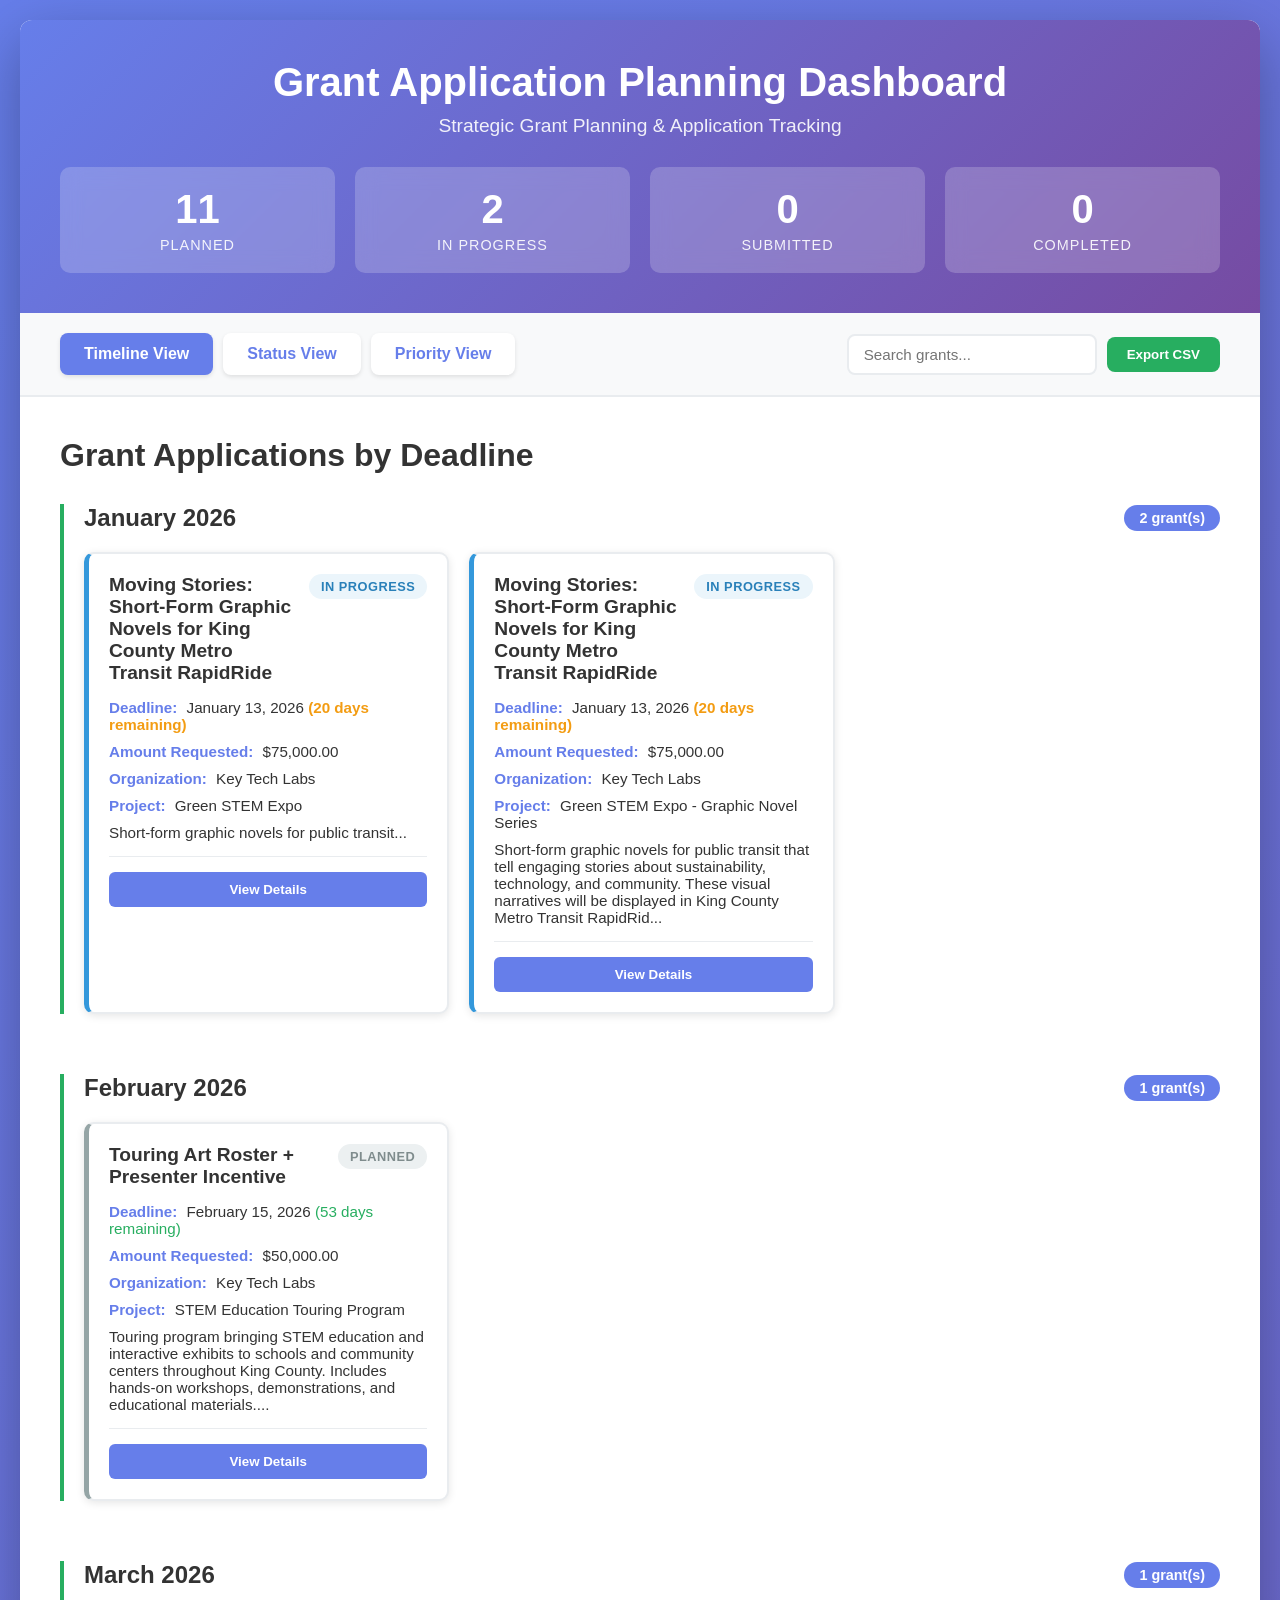
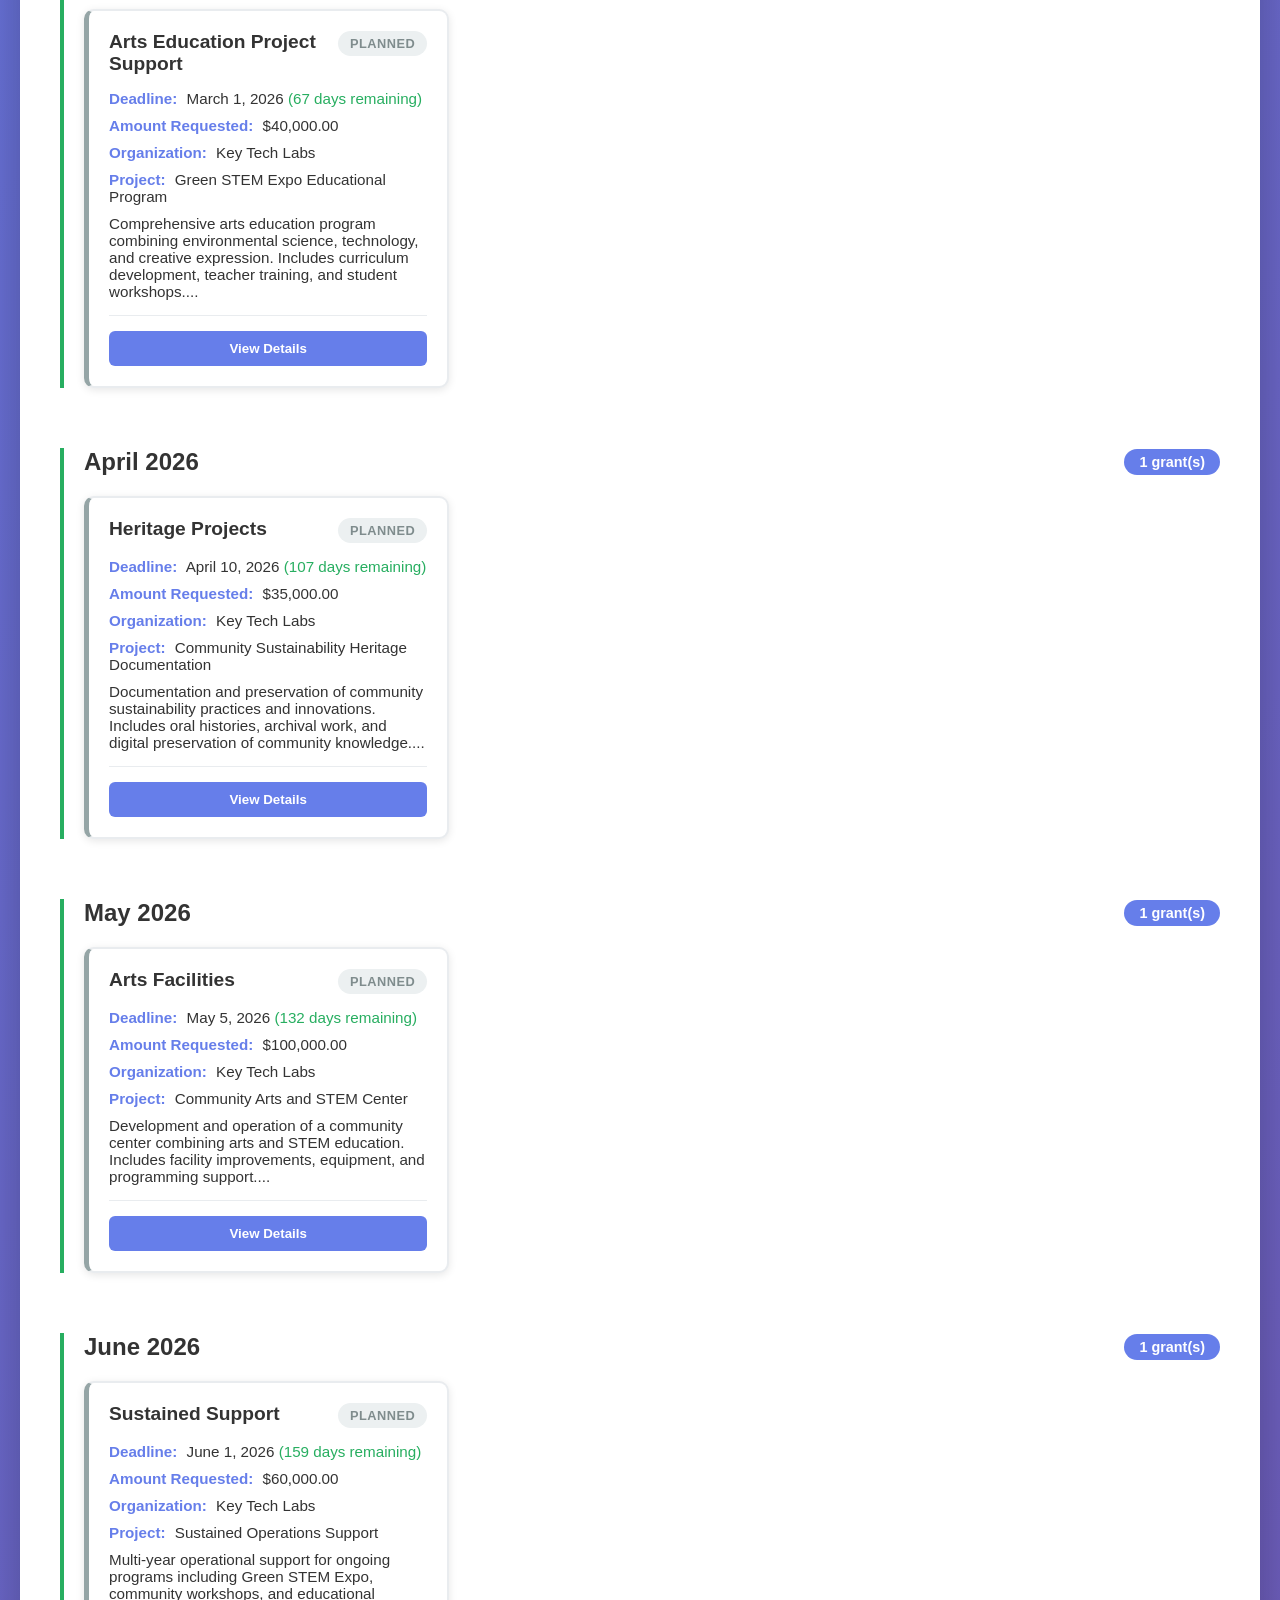
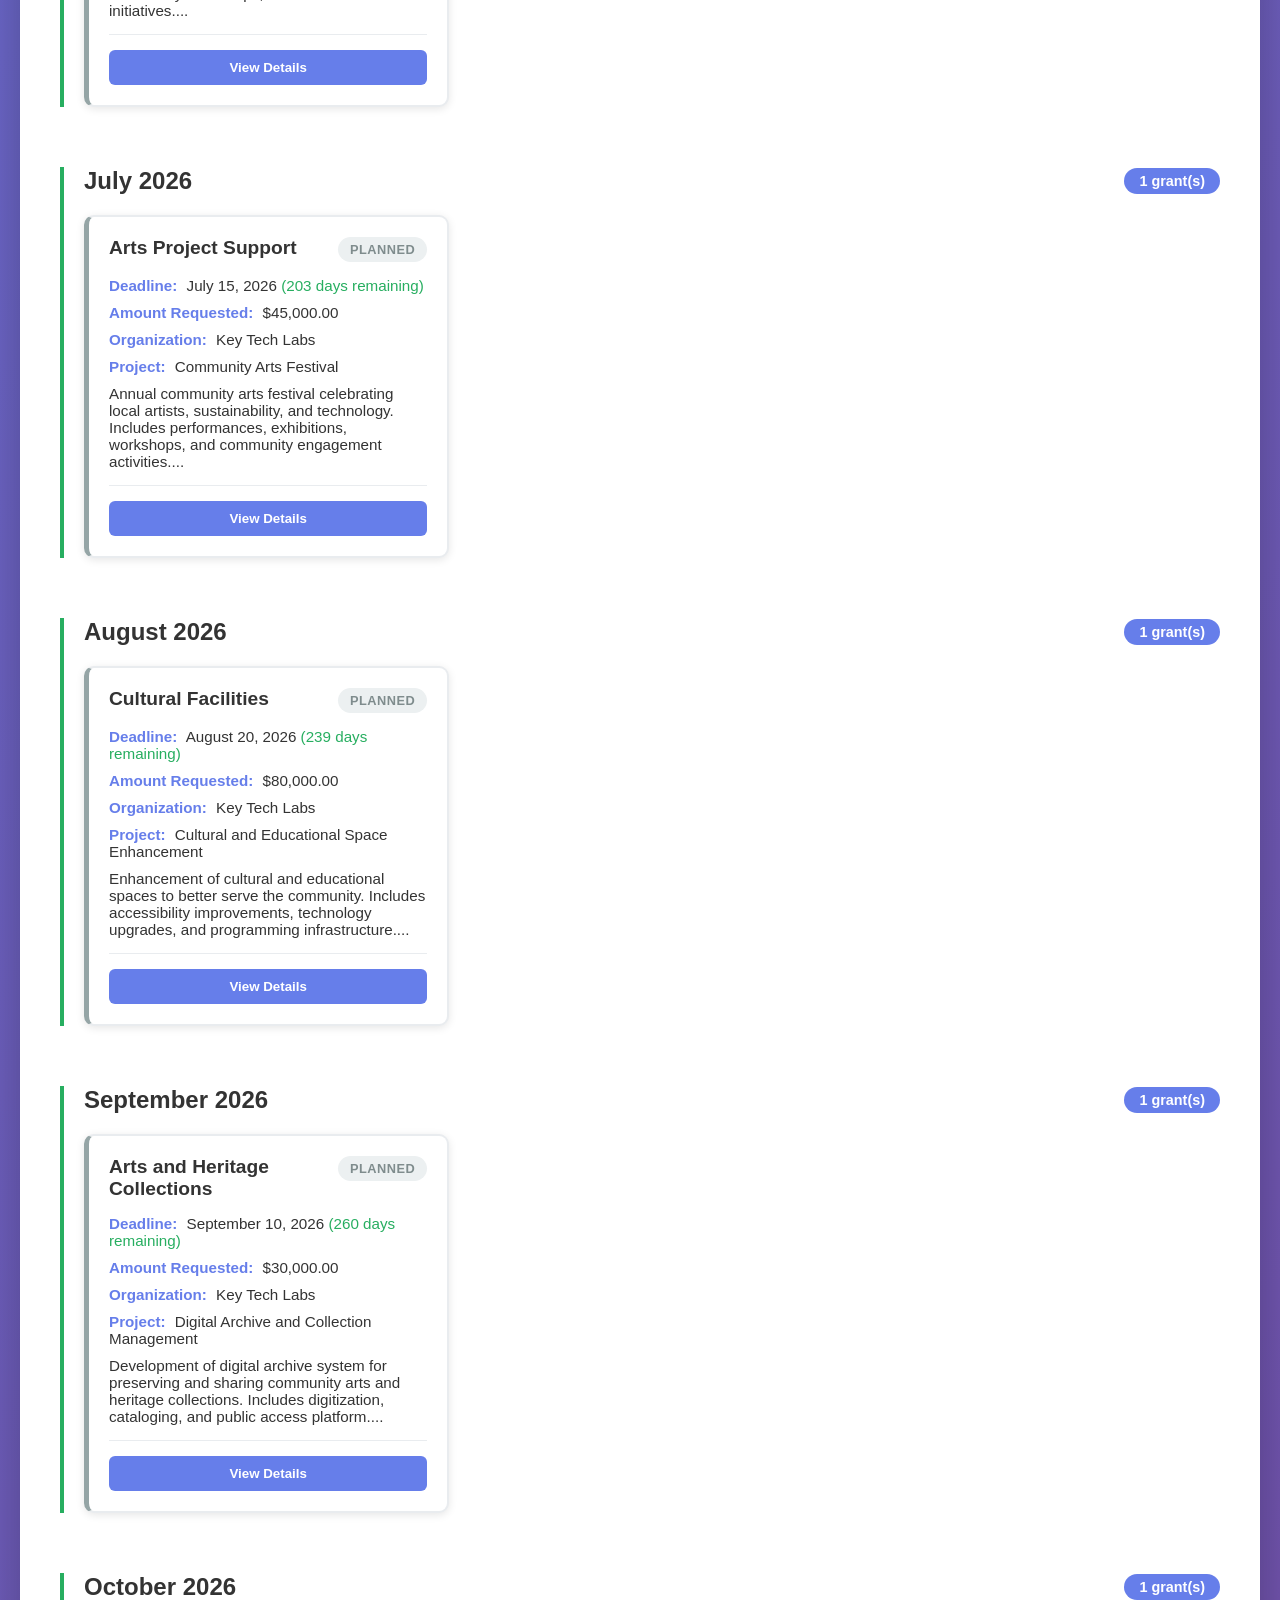
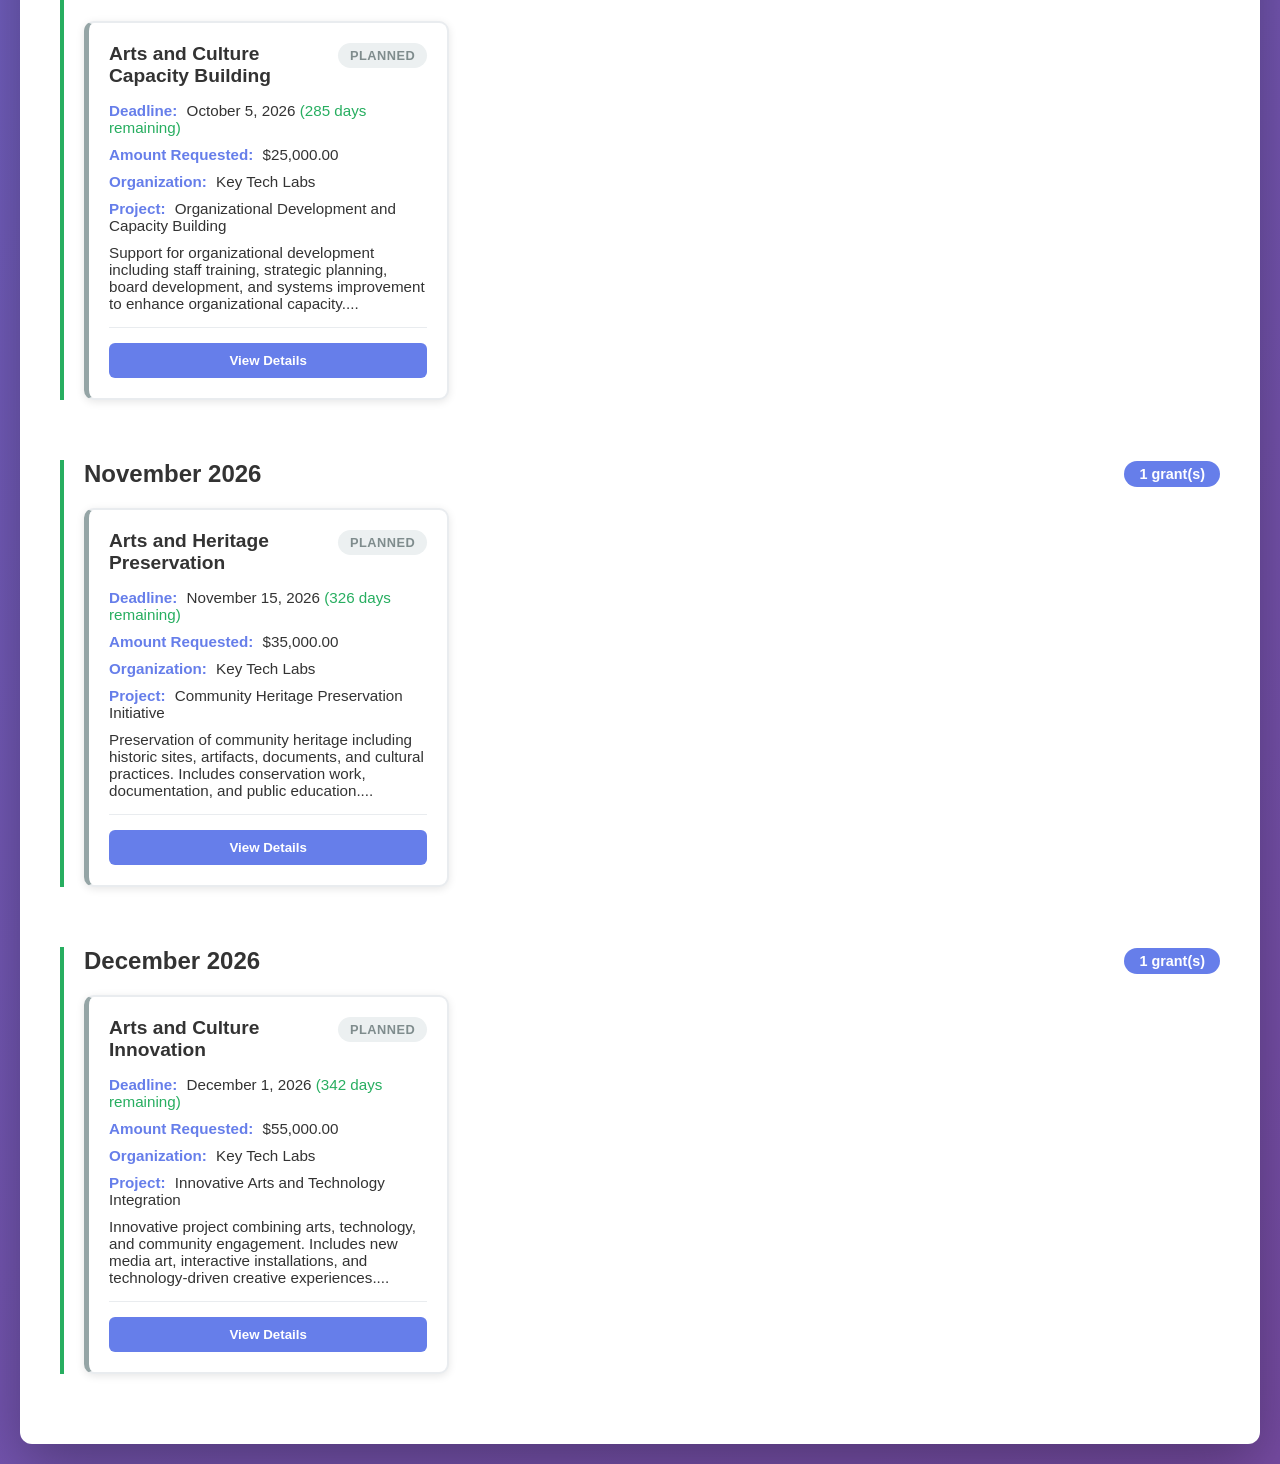
<file: index2.html>
<!DOCTYPE html>
<html lang="en">
<head>
    <meta charset="UTF-8">
    <meta name="viewport" content="width=device-width, initial-scale=1.0">
    <title>Grant Application Planning Dashboard</title>
    <style>
        
        * {
            margin: 0;
            padding: 0;
            box-sizing: border-box;
        }

        body {
            font-family: -apple-system, BlinkMacSystemFont, 'Segoe UI', Roboto, 'Helvetica Neue', Arial, sans-serif;
            background: linear-gradient(135deg, #667eea 0%, #764ba2 100%);
            min-height: 100vh;
            padding: 20px;
            color: #333;
        }

        .dashboard-container {
            max-width: 1400px;
            margin: 0 auto;
            background: white;
            border-radius: 12px;
            box-shadow: 0 20px 60px rgba(0,0,0,0.3);
            overflow: hidden;
        }

        .dashboard-header {
            background: linear-gradient(135deg, #667eea 0%, #764ba2 100%);
            color: white;
            padding: 40px;
            text-align: center;
        }

        .dashboard-header h1 {
            font-size: 2.5em;
            margin-bottom: 10px;
            font-weight: 700;
        }

        .subtitle {
            font-size: 1.2em;
            opacity: 0.9;
            margin-bottom: 30px;
        }

        .header-stats {
            display: grid;
            grid-template-columns: repeat(auto-fit, minmax(150px, 1fr));
            gap: 20px;
            margin-top: 30px;
        }

        .stat-card {
            background: rgba(255,255,255,0.2);
            backdrop-filter: blur(10px);
            padding: 20px;
            border-radius: 10px;
            text-align: center;
        }

        .stat-value {
            font-size: 2.5em;
            font-weight: 700;
            margin-bottom: 5px;
        }

        .stat-label {
            font-size: 0.9em;
            opacity: 0.9;
            text-transform: uppercase;
            letter-spacing: 1px;
        }

        .dashboard-nav {
            display: flex;
            justify-content: space-between;
            align-items: center;
            gap: 20px;
            padding: 20px 40px;
            background: #f8f9fa;
            border-bottom: 2px solid #e9ecef;
        }

        .nav-left {
            display: flex;
            gap: 10px;
        }

        .nav-right {
            display: flex;
            gap: 10px;
            align-items: center;
        }

        .search-input {
            padding: 10px 15px;
            border: 2px solid #e9ecef;
            border-radius: 8px;
            font-size: 0.95em;
            min-width: 250px;
            transition: border-color 0.3s ease;
        }

        .search-input:focus {
            outline: none;
            border-color: #667eea;
        }

        .btn-export {
            padding: 10px 20px;
            background: #27ae60;
            color: white;
            border: none;
            border-radius: 8px;
            font-weight: 600;
            cursor: pointer;
            transition: all 0.3s ease;
        }

        .btn-export:hover {
            background: #229954;
            transform: translateY(-2px);
            box-shadow: 0 4px 8px rgba(39, 174, 96, 0.3);
        }

        .nav-btn {
            padding: 12px 24px;
            border: none;
            background: white;
            border-radius: 8px;
            cursor: pointer;
            font-size: 1em;
            font-weight: 600;
            color: #667eea;
            transition: all 0.3s ease;
            box-shadow: 0 2px 4px rgba(0,0,0,0.1);
        }

        .nav-btn:hover {
            background: #667eea;
            color: white;
            transform: translateY(-2px);
            box-shadow: 0 4px 8px rgba(0,0,0,0.2);
        }

        .nav-btn.active {
            background: #667eea;
            color: white;
        }

        .dashboard-main {
            padding: 40px;
        }

        .view-section {
            display: none;
        }

        .view-section.active {
            display: block;
        }

        .view-section h2 {
            font-size: 2em;
            margin-bottom: 30px;
            color: #333;
        }

        .timeline-container {
            display: flex;
            flex-direction: column;
            gap: 30px;
        }

        .timeline-month {
            border-left: 4px solid #667eea;
            padding-left: 20px;
            margin-bottom: 30px;
        }

        .timeline-month.month-past {
            border-left-color: #95a5a6;
            opacity: 0.7;
        }

        .timeline-month.month-current {
            border-left-color: #e74c3c;
        }

        .timeline-month.month-upcoming {
            border-left-color: #27ae60;
        }

        .month-header {
            display: flex;
            justify-content: space-between;
            align-items: center;
            margin-bottom: 20px;
        }

        .month-header h3 {
            font-size: 1.5em;
            color: #333;
        }

        .grant-count {
            background: #667eea;
            color: white;
            padding: 5px 15px;
            border-radius: 20px;
            font-size: 0.9em;
            font-weight: 600;
        }

        .grants-list {
            display: grid;
            grid-template-columns: repeat(auto-fill, minmax(350px, 1fr));
            gap: 20px;
        }

        .grant-card {
            background: white;
            border: 2px solid #e9ecef;
            border-radius: 10px;
            padding: 20px;
            transition: all 0.3s ease;
            box-shadow: 0 2px 8px rgba(0,0,0,0.1);
        }

        .grant-card:hover {
            transform: translateY(-5px);
            box-shadow: 0 8px 20px rgba(0,0,0,0.15);
            border-color: #667eea;
        }

        .grant-card.status-planned {
            border-left: 5px solid #95a5a6;
        }

        .grant-card.status-in-progress {
            border-left: 5px solid #3498db;
        }

        .grant-card.status-submitted {
            border-left: 5px solid #f39c12;
        }

        .grant-card.status-awarded {
            border-left: 5px solid #27ae60;
        }

        .grant-card.status-rejected {
            border-left: 5px solid #e74c3c;
        }

        .grant-card-header {
            display: flex;
            justify-content: space-between;
            align-items: flex-start;
            margin-bottom: 15px;
        }

        .grant-name {
            font-size: 1.2em;
            font-weight: 700;
            color: #333;
            flex: 1;
            margin-right: 10px;
        }

        .grant-status-badge {
            padding: 5px 12px;
            border-radius: 20px;
            font-size: 0.8em;
            font-weight: 600;
            text-transform: uppercase;
            letter-spacing: 0.5px;
        }

        .grant-status-badge.status-planned {
            background: #ecf0f1;
            color: #7f8c8d;
        }

        .grant-status-badge.status-in-progress {
            background: #ebf5fb;
            color: #2980b9;
        }

        .grant-status-badge.status-submitted {
            background: #fef5e7;
            color: #d68910;
        }

        .grant-status-badge.status-awarded {
            background: #eafaf1;
            color: #229954;
        }

        .grant-status-badge.status-rejected {
            background: #fadbd8;
            color: #c0392b;
        }

        .grant-card-body {
            margin-bottom: 15px;
        }

        .grant-card-body > div {
            margin-bottom: 10px;
            font-size: 0.95em;
        }

        .grant-card-body strong {
            color: #667eea;
            margin-right: 5px;
        }

        .grant-progress {
            margin: 15px 0;
        }

        .progress-bar {
            width: 100%;
            height: 8px;
            background: #ecf0f1;
            border-radius: 4px;
            overflow: hidden;
            margin-bottom: 5px;
        }

        .progress-fill {
            height: 100%;
            background: linear-gradient(90deg, #667eea 0%, #764ba2 100%);
            transition: width 0.3s ease;
        }

        .progress-text {
            font-size: 0.85em;
            color: #7f8c8d;
        }

        .deadline-overdue {
            color: #e74c3c;
            font-weight: 700;
        }

        .deadline-urgent {
            color: #e74c3c;
            font-weight: 600;
        }

        .deadline-warning {
            color: #f39c12;
            font-weight: 600;
        }

        .deadline-ok {
            color: #27ae60;
        }

        .grant-card-footer {
            border-top: 1px solid #e9ecef;
            padding-top: 15px;
            margin-top: 15px;
        }

        .btn-details {
            width: 100%;
            padding: 10px;
            background: #667eea;
            color: white;
            border: none;
            border-radius: 6px;
            font-weight: 600;
            cursor: pointer;
            transition: all 0.3s ease;
        }

        .btn-details:hover {
            background: #764ba2;
            transform: translateY(-2px);
            box-shadow: 0 4px 8px rgba(102, 126, 234, 0.3);
        }

        .status-container {
            display: grid;
            grid-template-columns: repeat(auto-fit, minmax(300px, 1fr));
            gap: 30px;
        }

        .status-column h3 {
            font-size: 1.3em;
            margin-bottom: 20px;
            padding-bottom: 10px;
            border-bottom: 3px solid;
        }

        .status-header.planned {
            color: #7f8c8d;
            border-bottom-color: #95a5a6;
        }

        .status-header.in-progress {
            color: #2980b9;
            border-bottom-color: #3498db;
        }

        .status-header.submitted {
            color: #d68910;
            border-bottom-color: #f39c12;
        }

        .status-header.completed {
            color: #229954;
            border-bottom-color: #27ae60;
        }

        .priority-container {
            display: grid;
            grid-template-columns: repeat(auto-fill, minmax(350px, 1fr));
            gap: 20px;
        }

        .empty-state {
            text-align: center;
            padding: 40px;
            color: #95a5a6;
            font-style: italic;
        }

        .grant-priority {
            color: #f39c12;
            font-size: 1.1em;
        }

        /* Modal Styles */
        .grant-modal {
            position: fixed;
            top: 0;
            left: 0;
            width: 100%;
            height: 100%;
            background: rgba(0, 0, 0, 0.7);
            display: flex;
            justify-content: center;
            align-items: center;
            z-index: 1000;
            animation: fadeIn 0.3s ease;
        }

        @keyframes fadeIn {
            from { opacity: 0; }
            to { opacity: 1; }
        }

        .modal-content {
            background: white;
            border-radius: 12px;
            max-width: 800px;
            max-height: 90vh;
            width: 90%;
            overflow-y: auto;
            box-shadow: 0 20px 60px rgba(0,0,0,0.3);
            animation: slideUp 0.3s ease;
        }

        @keyframes slideUp {
            from {
                transform: translateY(50px);
                opacity: 0;
            }
            to {
                transform: translateY(0);
                opacity: 1;
            }
        }

        .modal-header {
            display: flex;
            justify-content: space-between;
            align-items: center;
            padding: 20px 30px;
            border-bottom: 2px solid #e9ecef;
        }

        .modal-header h2 {
            margin: 0;
            color: #333;
        }

        .modal-close {
            background: none;
            border: none;
            font-size: 2em;
            color: #95a5a6;
            cursor: pointer;
            padding: 0;
            width: 40px;
            height: 40px;
            display: flex;
            align-items: center;
            justify-content: center;
            border-radius: 50%;
            transition: all 0.3s ease;
        }

        .modal-close:hover {
            background: #ecf0f1;
            color: #e74c3c;
        }

        .modal-body {
            padding: 30px;
        }

        .grant-detail-section {
            margin-bottom: 30px;
        }

        .grant-detail-section h3 {
            color: #667eea;
            margin-bottom: 15px;
            font-size: 1.3em;
        }

        .grant-detail-section ul {
            list-style: none;
            padding-left: 0;
        }

        .grant-detail-section li {
            padding: 10px 0;
            border-bottom: 1px solid #e9ecef;
        }

        .grant-detail-section li:before {
            content: "✓ ";
            color: #27ae60;
            font-weight: bold;
            margin-right: 10px;
        }

        @media (max-width: 768px) {
            .dashboard-header h1 {
                font-size: 1.8em;
            }

            .grants-list {
                grid-template-columns: 1fr;
            }

            .status-container {
                grid-template-columns: 1fr;
            }

            .header-stats {
                grid-template-columns: repeat(2, 1fr);
            }
        }
        
    </style>
</head>
<body>
    <div class="dashboard-container">
        <header class="dashboard-header">
            <h1>Grant Application Planning Dashboard</h1>
            <p class="subtitle">Strategic Grant Planning & Application Tracking</p>
            <div class="header-stats">
                <div class="stat-card">
                    <div class="stat-value">11</div>
                    <div class="stat-label">Planned</div>
                </div>
                <div class="stat-card">
                    <div class="stat-value">2</div>
                    <div class="stat-label">In Progress</div>
                </div>
                <div class="stat-card">
                    <div class="stat-value">0</div>
                    <div class="stat-label">Submitted</div>
                </div>
                <div class="stat-card">
                    <div class="stat-value">0</div>
                    <div class="stat-label">Completed</div>
                </div>
            </div>
        </header>

        <nav class="dashboard-nav">
            <div class="nav-left">
                <button class="nav-btn active" data-view="timeline">Timeline View</button>
                <button class="nav-btn" data-view="status">Status View</button>
                <button class="nav-btn" data-view="priority">Priority View</button>
            </div>
            <div class="nav-right">
                <input type="text" id="search-input" class="search-input" placeholder="Search grants..." onkeyup="filterGrants(this.value)">
                <button class="btn-export" onclick="exportDashboard('csv')">Export CSV</button>
            </div>
        </nav>

        <main class="dashboard-main">
            <!-- Timeline View -->
            <section id="timeline-view" class="view-section active">
                <h2>Grant Applications by Deadline</h2>
                <div class="timeline-container">
            <div class="timeline-month month-upcoming">
                <div class="month-header">
                    <h3>January 2026</h3>
                    <span class="grant-count">2 grant(s)</span>
                </div>
                <div class="grants-list">
            
        <div class="grant-card status-in-progress" data-grant-id="1" data-deadline="January 13, 2026" data-priority="8">
            <div class="grant-card-header">
                <h4 class="grant-name">Moving Stories: Short-Form Graphic Novels for King County Metro Transit RapidRide</h4>
                <span class="grant-status-badge status-in-progress">In Progress</span>
            </div>
            
            <div class="grant-card-body">
                
                
                <div class="grant-deadline"><strong>Deadline:</strong> January 13, 2026 <span class="deadline-warning">(20 days remaining)</span></div>
                
                
                
                <div class="grant-amount"><strong>Amount Requested:</strong> $75,000.00</div>
                
                <div class="grant-org"><strong>Organization:</strong> Key Tech Labs</div>
                
                <div class="grant-project"><strong>Project:</strong> Green STEM Expo</div>
                
                <div class="grant-description">Short-form graphic novels for public transit...</div>
                
                
                
                
            </div>
            
            <div class="grant-card-footer">
                <button class="btn-details" onclick="showGrantDetails(1)">View Details</button>
            </div>
        </div>
        
        <div class="grant-card status-in-progress" data-grant-id="2" data-deadline="January 13, 2026" data-priority="8">
            <div class="grant-card-header">
                <h4 class="grant-name">Moving Stories: Short-Form Graphic Novels for King County Metro Transit RapidRide</h4>
                <span class="grant-status-badge status-in-progress">In Progress</span>
            </div>
            
            <div class="grant-card-body">
                
                
                <div class="grant-deadline"><strong>Deadline:</strong> January 13, 2026 <span class="deadline-warning">(20 days remaining)</span></div>
                
                
                
                <div class="grant-amount"><strong>Amount Requested:</strong> $75,000.00</div>
                
                <div class="grant-org"><strong>Organization:</strong> Key Tech Labs</div>
                
                <div class="grant-project"><strong>Project:</strong> Green STEM Expo - Graphic Novel Series</div>
                
                <div class="grant-description">Short-form graphic novels for public transit that tell engaging stories about sustainability, technology, and community. These visual narratives will be displayed in King County Metro Transit RapidRid...</div>
                
                
                
                
            </div>
            
            <div class="grant-card-footer">
                <button class="btn-details" onclick="showGrantDetails(2)">View Details</button>
            </div>
        </div>
        
                </div>
            </div>
            
            <div class="timeline-month month-upcoming">
                <div class="month-header">
                    <h3>February 2026</h3>
                    <span class="grant-count">1 grant(s)</span>
                </div>
                <div class="grants-list">
            
        <div class="grant-card status-planned" data-grant-id="3" data-deadline="February 15, 2026" data-priority="6">
            <div class="grant-card-header">
                <h4 class="grant-name">Touring Art Roster + Presenter Incentive</h4>
                <span class="grant-status-badge status-planned">Planned</span>
            </div>
            
            <div class="grant-card-body">
                
                
                <div class="grant-deadline"><strong>Deadline:</strong> February 15, 2026 <span class="deadline-ok">(53 days remaining)</span></div>
                
                
                
                <div class="grant-amount"><strong>Amount Requested:</strong> $50,000.00</div>
                
                <div class="grant-org"><strong>Organization:</strong> Key Tech Labs</div>
                
                <div class="grant-project"><strong>Project:</strong> STEM Education Touring Program</div>
                
                <div class="grant-description">Touring program bringing STEM education and interactive exhibits to schools and community centers throughout King County. Includes hands-on workshops, demonstrations, and educational materials....</div>
                
                
                
                
            </div>
            
            <div class="grant-card-footer">
                <button class="btn-details" onclick="showGrantDetails(3)">View Details</button>
            </div>
        </div>
        
                </div>
            </div>
            
            <div class="timeline-month month-upcoming">
                <div class="month-header">
                    <h3>March 2026</h3>
                    <span class="grant-count">1 grant(s)</span>
                </div>
                <div class="grants-list">
            
        <div class="grant-card status-planned" data-grant-id="4" data-deadline="March 1, 2026" data-priority="7">
            <div class="grant-card-header">
                <h4 class="grant-name">Arts Education Project Support</h4>
                <span class="grant-status-badge status-planned">Planned</span>
            </div>
            
            <div class="grant-card-body">
                
                
                <div class="grant-deadline"><strong>Deadline:</strong> March 1, 2026 <span class="deadline-ok">(67 days remaining)</span></div>
                
                
                
                <div class="grant-amount"><strong>Amount Requested:</strong> $40,000.00</div>
                
                <div class="grant-org"><strong>Organization:</strong> Key Tech Labs</div>
                
                <div class="grant-project"><strong>Project:</strong> Green STEM Expo Educational Program</div>
                
                <div class="grant-description">Comprehensive arts education program combining environmental science, technology, and creative expression. Includes curriculum development, teacher training, and student workshops....</div>
                
                
                
                
            </div>
            
            <div class="grant-card-footer">
                <button class="btn-details" onclick="showGrantDetails(4)">View Details</button>
            </div>
        </div>
        
                </div>
            </div>
            
            <div class="timeline-month month-upcoming">
                <div class="month-header">
                    <h3>April 2026</h3>
                    <span class="grant-count">1 grant(s)</span>
                </div>
                <div class="grants-list">
            
        <div class="grant-card status-planned" data-grant-id="5" data-deadline="April 10, 2026" data-priority="5">
            <div class="grant-card-header">
                <h4 class="grant-name">Heritage Projects</h4>
                <span class="grant-status-badge status-planned">Planned</span>
            </div>
            
            <div class="grant-card-body">
                
                
                <div class="grant-deadline"><strong>Deadline:</strong> April 10, 2026 <span class="deadline-ok">(107 days remaining)</span></div>
                
                
                
                <div class="grant-amount"><strong>Amount Requested:</strong> $35,000.00</div>
                
                <div class="grant-org"><strong>Organization:</strong> Key Tech Labs</div>
                
                <div class="grant-project"><strong>Project:</strong> Community Sustainability Heritage Documentation</div>
                
                <div class="grant-description">Documentation and preservation of community sustainability practices and innovations. Includes oral histories, archival work, and digital preservation of community knowledge....</div>
                
                
                
                
            </div>
            
            <div class="grant-card-footer">
                <button class="btn-details" onclick="showGrantDetails(5)">View Details</button>
            </div>
        </div>
        
                </div>
            </div>
            
            <div class="timeline-month month-upcoming">
                <div class="month-header">
                    <h3>May 2026</h3>
                    <span class="grant-count">1 grant(s)</span>
                </div>
                <div class="grants-list">
            
        <div class="grant-card status-planned" data-grant-id="6" data-deadline="May 5, 2026" data-priority="9">
            <div class="grant-card-header">
                <h4 class="grant-name">Arts Facilities</h4>
                <span class="grant-status-badge status-planned">Planned</span>
            </div>
            
            <div class="grant-card-body">
                
                
                <div class="grant-deadline"><strong>Deadline:</strong> May 5, 2026 <span class="deadline-ok">(132 days remaining)</span></div>
                
                
                
                <div class="grant-amount"><strong>Amount Requested:</strong> $100,000.00</div>
                
                <div class="grant-org"><strong>Organization:</strong> Key Tech Labs</div>
                
                <div class="grant-project"><strong>Project:</strong> Community Arts and STEM Center</div>
                
                <div class="grant-description">Development and operation of a community center combining arts and STEM education. Includes facility improvements, equipment, and programming support....</div>
                
                
                
                
            </div>
            
            <div class="grant-card-footer">
                <button class="btn-details" onclick="showGrantDetails(6)">View Details</button>
            </div>
        </div>
        
                </div>
            </div>
            
            <div class="timeline-month month-upcoming">
                <div class="month-header">
                    <h3>June 2026</h3>
                    <span class="grant-count">1 grant(s)</span>
                </div>
                <div class="grants-list">
            
        <div class="grant-card status-planned" data-grant-id="7" data-deadline="June 1, 2026" data-priority="8">
            <div class="grant-card-header">
                <h4 class="grant-name">Sustained Support</h4>
                <span class="grant-status-badge status-planned">Planned</span>
            </div>
            
            <div class="grant-card-body">
                
                
                <div class="grant-deadline"><strong>Deadline:</strong> June 1, 2026 <span class="deadline-ok">(159 days remaining)</span></div>
                
                
                
                <div class="grant-amount"><strong>Amount Requested:</strong> $60,000.00</div>
                
                <div class="grant-org"><strong>Organization:</strong> Key Tech Labs</div>
                
                <div class="grant-project"><strong>Project:</strong> Sustained Operations Support</div>
                
                <div class="grant-description">Multi-year operational support for ongoing programs including Green STEM Expo, community workshops, and educational initiatives....</div>
                
                
                
                
            </div>
            
            <div class="grant-card-footer">
                <button class="btn-details" onclick="showGrantDetails(7)">View Details</button>
            </div>
        </div>
        
                </div>
            </div>
            
            <div class="timeline-month month-upcoming">
                <div class="month-header">
                    <h3>July 2026</h3>
                    <span class="grant-count">1 grant(s)</span>
                </div>
                <div class="grants-list">
            
        <div class="grant-card status-planned" data-grant-id="8" data-deadline="July 15, 2026" data-priority="6">
            <div class="grant-card-header">
                <h4 class="grant-name">Arts Project Support</h4>
                <span class="grant-status-badge status-planned">Planned</span>
            </div>
            
            <div class="grant-card-body">
                
                
                <div class="grant-deadline"><strong>Deadline:</strong> July 15, 2026 <span class="deadline-ok">(203 days remaining)</span></div>
                
                
                
                <div class="grant-amount"><strong>Amount Requested:</strong> $45,000.00</div>
                
                <div class="grant-org"><strong>Organization:</strong> Key Tech Labs</div>
                
                <div class="grant-project"><strong>Project:</strong> Community Arts Festival</div>
                
                <div class="grant-description">Annual community arts festival celebrating local artists, sustainability, and technology. Includes performances, exhibitions, workshops, and community engagement activities....</div>
                
                
                
                
            </div>
            
            <div class="grant-card-footer">
                <button class="btn-details" onclick="showGrantDetails(8)">View Details</button>
            </div>
        </div>
        
                </div>
            </div>
            
            <div class="timeline-month month-upcoming">
                <div class="month-header">
                    <h3>August 2026</h3>
                    <span class="grant-count">1 grant(s)</span>
                </div>
                <div class="grants-list">
            
        <div class="grant-card status-planned" data-grant-id="9" data-deadline="August 20, 2026" data-priority="7">
            <div class="grant-card-header">
                <h4 class="grant-name">Cultural Facilities</h4>
                <span class="grant-status-badge status-planned">Planned</span>
            </div>
            
            <div class="grant-card-body">
                
                
                <div class="grant-deadline"><strong>Deadline:</strong> August 20, 2026 <span class="deadline-ok">(239 days remaining)</span></div>
                
                
                
                <div class="grant-amount"><strong>Amount Requested:</strong> $80,000.00</div>
                
                <div class="grant-org"><strong>Organization:</strong> Key Tech Labs</div>
                
                <div class="grant-project"><strong>Project:</strong> Cultural and Educational Space Enhancement</div>
                
                <div class="grant-description">Enhancement of cultural and educational spaces to better serve the community. Includes accessibility improvements, technology upgrades, and programming infrastructure....</div>
                
                
                
                
            </div>
            
            <div class="grant-card-footer">
                <button class="btn-details" onclick="showGrantDetails(9)">View Details</button>
            </div>
        </div>
        
                </div>
            </div>
            
            <div class="timeline-month month-upcoming">
                <div class="month-header">
                    <h3>September 2026</h3>
                    <span class="grant-count">1 grant(s)</span>
                </div>
                <div class="grants-list">
            
        <div class="grant-card status-planned" data-grant-id="10" data-deadline="September 10, 2026" data-priority="5">
            <div class="grant-card-header">
                <h4 class="grant-name">Arts and Heritage Collections</h4>
                <span class="grant-status-badge status-planned">Planned</span>
            </div>
            
            <div class="grant-card-body">
                
                
                <div class="grant-deadline"><strong>Deadline:</strong> September 10, 2026 <span class="deadline-ok">(260 days remaining)</span></div>
                
                
                
                <div class="grant-amount"><strong>Amount Requested:</strong> $30,000.00</div>
                
                <div class="grant-org"><strong>Organization:</strong> Key Tech Labs</div>
                
                <div class="grant-project"><strong>Project:</strong> Digital Archive and Collection Management</div>
                
                <div class="grant-description">Development of digital archive system for preserving and sharing community arts and heritage collections. Includes digitization, cataloging, and public access platform....</div>
                
                
                
                
            </div>
            
            <div class="grant-card-footer">
                <button class="btn-details" onclick="showGrantDetails(10)">View Details</button>
            </div>
        </div>
        
                </div>
            </div>
            
            <div class="timeline-month month-upcoming">
                <div class="month-header">
                    <h3>October 2026</h3>
                    <span class="grant-count">1 grant(s)</span>
                </div>
                <div class="grants-list">
            
        <div class="grant-card status-planned" data-grant-id="11" data-deadline="October 5, 2026" data-priority="6">
            <div class="grant-card-header">
                <h4 class="grant-name">Arts and Culture Capacity Building</h4>
                <span class="grant-status-badge status-planned">Planned</span>
            </div>
            
            <div class="grant-card-body">
                
                
                <div class="grant-deadline"><strong>Deadline:</strong> October 5, 2026 <span class="deadline-ok">(285 days remaining)</span></div>
                
                
                
                <div class="grant-amount"><strong>Amount Requested:</strong> $25,000.00</div>
                
                <div class="grant-org"><strong>Organization:</strong> Key Tech Labs</div>
                
                <div class="grant-project"><strong>Project:</strong> Organizational Development and Capacity Building</div>
                
                <div class="grant-description">Support for organizational development including staff training, strategic planning, board development, and systems improvement to enhance organizational capacity....</div>
                
                
                
                
            </div>
            
            <div class="grant-card-footer">
                <button class="btn-details" onclick="showGrantDetails(11)">View Details</button>
            </div>
        </div>
        
                </div>
            </div>
            
            <div class="timeline-month month-upcoming">
                <div class="month-header">
                    <h3>November 2026</h3>
                    <span class="grant-count">1 grant(s)</span>
                </div>
                <div class="grants-list">
            
        <div class="grant-card status-planned" data-grant-id="12" data-deadline="November 15, 2026" data-priority="5">
            <div class="grant-card-header">
                <h4 class="grant-name">Arts and Heritage Preservation</h4>
                <span class="grant-status-badge status-planned">Planned</span>
            </div>
            
            <div class="grant-card-body">
                
                
                <div class="grant-deadline"><strong>Deadline:</strong> November 15, 2026 <span class="deadline-ok">(326 days remaining)</span></div>
                
                
                
                <div class="grant-amount"><strong>Amount Requested:</strong> $35,000.00</div>
                
                <div class="grant-org"><strong>Organization:</strong> Key Tech Labs</div>
                
                <div class="grant-project"><strong>Project:</strong> Community Heritage Preservation Initiative</div>
                
                <div class="grant-description">Preservation of community heritage including historic sites, artifacts, documents, and cultural practices. Includes conservation work, documentation, and public education....</div>
                
                
                
                
            </div>
            
            <div class="grant-card-footer">
                <button class="btn-details" onclick="showGrantDetails(12)">View Details</button>
            </div>
        </div>
        
                </div>
            </div>
            
            <div class="timeline-month month-upcoming">
                <div class="month-header">
                    <h3>December 2026</h3>
                    <span class="grant-count">1 grant(s)</span>
                </div>
                <div class="grants-list">
            
        <div class="grant-card status-planned" data-grant-id="13" data-deadline="December 1, 2026" data-priority="7">
            <div class="grant-card-header">
                <h4 class="grant-name">Arts and Culture Innovation</h4>
                <span class="grant-status-badge status-planned">Planned</span>
            </div>
            
            <div class="grant-card-body">
                
                
                <div class="grant-deadline"><strong>Deadline:</strong> December 1, 2026 <span class="deadline-ok">(342 days remaining)</span></div>
                
                
                
                <div class="grant-amount"><strong>Amount Requested:</strong> $55,000.00</div>
                
                <div class="grant-org"><strong>Organization:</strong> Key Tech Labs</div>
                
                <div class="grant-project"><strong>Project:</strong> Innovative Arts and Technology Integration</div>
                
                <div class="grant-description">Innovative project combining arts, technology, and community engagement. Includes new media art, interactive installations, and technology-driven creative experiences....</div>
                
                
                
                
            </div>
            
            <div class="grant-card-footer">
                <button class="btn-details" onclick="showGrantDetails(13)">View Details</button>
            </div>
        </div>
        
                </div>
            </div>
            </div>
            </section>

            <!-- Status View -->
            <section id="status-view" class="view-section">
                <h2>Applications by Status</h2>
                
        <div class="status-container">
            <div class="status-column">
                <h3 class="status-header planned">Planned Applications</h3>
                <div class="grants-list">
        
        <div class="grant-card status-planned" data-grant-id="3" data-deadline="February 15, 2026" data-priority="6">
            <div class="grant-card-header">
                <h4 class="grant-name">Touring Art Roster + Presenter Incentive</h4>
                <span class="grant-status-badge status-planned">Planned</span>
            </div>
            
            <div class="grant-card-body">
                
                
                
                
                
                
                <div class="grant-amount"><strong>Amount Requested:</strong> $50,000.00</div>
                
                <div class="grant-org"><strong>Organization:</strong> Key Tech Labs</div>
                
                <div class="grant-project"><strong>Project:</strong> STEM Education Touring Program</div>
                
                <div class="grant-description">Touring program bringing STEM education and interactive exhibits to schools and community centers throughout King County. Includes hands-on workshops, demonstrations, and educational materials....</div>
                
                
                
                
            </div>
            
            <div class="grant-card-footer">
                <button class="btn-details" onclick="showGrantDetails(3)">View Details</button>
            </div>
        </div>
        
        <div class="grant-card status-planned" data-grant-id="4" data-deadline="March 1, 2026" data-priority="7">
            <div class="grant-card-header">
                <h4 class="grant-name">Arts Education Project Support</h4>
                <span class="grant-status-badge status-planned">Planned</span>
            </div>
            
            <div class="grant-card-body">
                
                
                
                
                
                
                <div class="grant-amount"><strong>Amount Requested:</strong> $40,000.00</div>
                
                <div class="grant-org"><strong>Organization:</strong> Key Tech Labs</div>
                
                <div class="grant-project"><strong>Project:</strong> Green STEM Expo Educational Program</div>
                
                <div class="grant-description">Comprehensive arts education program combining environmental science, technology, and creative expression. Includes curriculum development, teacher training, and student workshops....</div>
                
                
                
                
            </div>
            
            <div class="grant-card-footer">
                <button class="btn-details" onclick="showGrantDetails(4)">View Details</button>
            </div>
        </div>
        
        <div class="grant-card status-planned" data-grant-id="5" data-deadline="April 10, 2026" data-priority="5">
            <div class="grant-card-header">
                <h4 class="grant-name">Heritage Projects</h4>
                <span class="grant-status-badge status-planned">Planned</span>
            </div>
            
            <div class="grant-card-body">
                
                
                
                
                
                
                <div class="grant-amount"><strong>Amount Requested:</strong> $35,000.00</div>
                
                <div class="grant-org"><strong>Organization:</strong> Key Tech Labs</div>
                
                <div class="grant-project"><strong>Project:</strong> Community Sustainability Heritage Documentation</div>
                
                <div class="grant-description">Documentation and preservation of community sustainability practices and innovations. Includes oral histories, archival work, and digital preservation of community knowledge....</div>
                
                
                
                
            </div>
            
            <div class="grant-card-footer">
                <button class="btn-details" onclick="showGrantDetails(5)">View Details</button>
            </div>
        </div>
        
        <div class="grant-card status-planned" data-grant-id="6" data-deadline="May 5, 2026" data-priority="9">
            <div class="grant-card-header">
                <h4 class="grant-name">Arts Facilities</h4>
                <span class="grant-status-badge status-planned">Planned</span>
            </div>
            
            <div class="grant-card-body">
                
                
                
                
                
                
                <div class="grant-amount"><strong>Amount Requested:</strong> $100,000.00</div>
                
                <div class="grant-org"><strong>Organization:</strong> Key Tech Labs</div>
                
                <div class="grant-project"><strong>Project:</strong> Community Arts and STEM Center</div>
                
                <div class="grant-description">Development and operation of a community center combining arts and STEM education. Includes facility improvements, equipment, and programming support....</div>
                
                
                
                
            </div>
            
            <div class="grant-card-footer">
                <button class="btn-details" onclick="showGrantDetails(6)">View Details</button>
            </div>
        </div>
        
        <div class="grant-card status-planned" data-grant-id="7" data-deadline="June 1, 2026" data-priority="8">
            <div class="grant-card-header">
                <h4 class="grant-name">Sustained Support</h4>
                <span class="grant-status-badge status-planned">Planned</span>
            </div>
            
            <div class="grant-card-body">
                
                
                
                
                
                
                <div class="grant-amount"><strong>Amount Requested:</strong> $60,000.00</div>
                
                <div class="grant-org"><strong>Organization:</strong> Key Tech Labs</div>
                
                <div class="grant-project"><strong>Project:</strong> Sustained Operations Support</div>
                
                <div class="grant-description">Multi-year operational support for ongoing programs including Green STEM Expo, community workshops, and educational initiatives....</div>
                
                
                
                
            </div>
            
            <div class="grant-card-footer">
                <button class="btn-details" onclick="showGrantDetails(7)">View Details</button>
            </div>
        </div>
        
        <div class="grant-card status-planned" data-grant-id="8" data-deadline="July 15, 2026" data-priority="6">
            <div class="grant-card-header">
                <h4 class="grant-name">Arts Project Support</h4>
                <span class="grant-status-badge status-planned">Planned</span>
            </div>
            
            <div class="grant-card-body">
                
                
                
                
                
                
                <div class="grant-amount"><strong>Amount Requested:</strong> $45,000.00</div>
                
                <div class="grant-org"><strong>Organization:</strong> Key Tech Labs</div>
                
                <div class="grant-project"><strong>Project:</strong> Community Arts Festival</div>
                
                <div class="grant-description">Annual community arts festival celebrating local artists, sustainability, and technology. Includes performances, exhibitions, workshops, and community engagement activities....</div>
                
                
                
                
            </div>
            
            <div class="grant-card-footer">
                <button class="btn-details" onclick="showGrantDetails(8)">View Details</button>
            </div>
        </div>
        
        <div class="grant-card status-planned" data-grant-id="9" data-deadline="August 20, 2026" data-priority="7">
            <div class="grant-card-header">
                <h4 class="grant-name">Cultural Facilities</h4>
                <span class="grant-status-badge status-planned">Planned</span>
            </div>
            
            <div class="grant-card-body">
                
                
                
                
                
                
                <div class="grant-amount"><strong>Amount Requested:</strong> $80,000.00</div>
                
                <div class="grant-org"><strong>Organization:</strong> Key Tech Labs</div>
                
                <div class="grant-project"><strong>Project:</strong> Cultural and Educational Space Enhancement</div>
                
                <div class="grant-description">Enhancement of cultural and educational spaces to better serve the community. Includes accessibility improvements, technology upgrades, and programming infrastructure....</div>
                
                
                
                
            </div>
            
            <div class="grant-card-footer">
                <button class="btn-details" onclick="showGrantDetails(9)">View Details</button>
            </div>
        </div>
        
        <div class="grant-card status-planned" data-grant-id="10" data-deadline="September 10, 2026" data-priority="5">
            <div class="grant-card-header">
                <h4 class="grant-name">Arts and Heritage Collections</h4>
                <span class="grant-status-badge status-planned">Planned</span>
            </div>
            
            <div class="grant-card-body">
                
                
                
                
                
                
                <div class="grant-amount"><strong>Amount Requested:</strong> $30,000.00</div>
                
                <div class="grant-org"><strong>Organization:</strong> Key Tech Labs</div>
                
                <div class="grant-project"><strong>Project:</strong> Digital Archive and Collection Management</div>
                
                <div class="grant-description">Development of digital archive system for preserving and sharing community arts and heritage collections. Includes digitization, cataloging, and public access platform....</div>
                
                
                
                
            </div>
            
            <div class="grant-card-footer">
                <button class="btn-details" onclick="showGrantDetails(10)">View Details</button>
            </div>
        </div>
        
        <div class="grant-card status-planned" data-grant-id="11" data-deadline="October 5, 2026" data-priority="6">
            <div class="grant-card-header">
                <h4 class="grant-name">Arts and Culture Capacity Building</h4>
                <span class="grant-status-badge status-planned">Planned</span>
            </div>
            
            <div class="grant-card-body">
                
                
                
                
                
                
                <div class="grant-amount"><strong>Amount Requested:</strong> $25,000.00</div>
                
                <div class="grant-org"><strong>Organization:</strong> Key Tech Labs</div>
                
                <div class="grant-project"><strong>Project:</strong> Organizational Development and Capacity Building</div>
                
                <div class="grant-description">Support for organizational development including staff training, strategic planning, board development, and systems improvement to enhance organizational capacity....</div>
                
                
                
                
            </div>
            
            <div class="grant-card-footer">
                <button class="btn-details" onclick="showGrantDetails(11)">View Details</button>
            </div>
        </div>
        
        <div class="grant-card status-planned" data-grant-id="12" data-deadline="November 15, 2026" data-priority="5">
            <div class="grant-card-header">
                <h4 class="grant-name">Arts and Heritage Preservation</h4>
                <span class="grant-status-badge status-planned">Planned</span>
            </div>
            
            <div class="grant-card-body">
                
                
                
                
                
                
                <div class="grant-amount"><strong>Amount Requested:</strong> $35,000.00</div>
                
                <div class="grant-org"><strong>Organization:</strong> Key Tech Labs</div>
                
                <div class="grant-project"><strong>Project:</strong> Community Heritage Preservation Initiative</div>
                
                <div class="grant-description">Preservation of community heritage including historic sites, artifacts, documents, and cultural practices. Includes conservation work, documentation, and public education....</div>
                
                
                
                
            </div>
            
            <div class="grant-card-footer">
                <button class="btn-details" onclick="showGrantDetails(12)">View Details</button>
            </div>
        </div>
        
        <div class="grant-card status-planned" data-grant-id="13" data-deadline="December 1, 2026" data-priority="7">
            <div class="grant-card-header">
                <h4 class="grant-name">Arts and Culture Innovation</h4>
                <span class="grant-status-badge status-planned">Planned</span>
            </div>
            
            <div class="grant-card-body">
                
                
                
                
                
                
                <div class="grant-amount"><strong>Amount Requested:</strong> $55,000.00</div>
                
                <div class="grant-org"><strong>Organization:</strong> Key Tech Labs</div>
                
                <div class="grant-project"><strong>Project:</strong> Innovative Arts and Technology Integration</div>
                
                <div class="grant-description">Innovative project combining arts, technology, and community engagement. Includes new media art, interactive installations, and technology-driven creative experiences....</div>
                
                
                
                
            </div>
            
            <div class="grant-card-footer">
                <button class="btn-details" onclick="showGrantDetails(13)">View Details</button>
            </div>
        </div>
        
                </div>
            </div>

            <div class="status-column">
                <h3 class="status-header in-progress">In Progress</h3>
                <div class="grants-list">
        
        <div class="grant-card status-in-progress" data-grant-id="1" data-deadline="January 13, 2026" data-priority="8">
            <div class="grant-card-header">
                <h4 class="grant-name">Moving Stories: Short-Form Graphic Novels for King County Metro Transit RapidRide</h4>
                <span class="grant-status-badge status-in-progress">In Progress</span>
            </div>
            
            <div class="grant-card-body">
                
                
                
                
                <div class="grant-progress"><div class="progress-bar"><div class="progress-fill" style="width: None%"></div></div><span class="progress-text">None% Complete</span></div>
                
                <div class="grant-amount"><strong>Amount Requested:</strong> $75,000.00</div>
                
                <div class="grant-org"><strong>Organization:</strong> Key Tech Labs</div>
                
                <div class="grant-project"><strong>Project:</strong> Green STEM Expo</div>
                
                <div class="grant-description">Short-form graphic novels for public transit...</div>
                
                
                
                
            </div>
            
            <div class="grant-card-footer">
                <button class="btn-details" onclick="showGrantDetails(1)">View Details</button>
            </div>
        </div>
        
        <div class="grant-card status-in-progress" data-grant-id="2" data-deadline="January 13, 2026" data-priority="8">
            <div class="grant-card-header">
                <h4 class="grant-name">Moving Stories: Short-Form Graphic Novels for King County Metro Transit RapidRide</h4>
                <span class="grant-status-badge status-in-progress">In Progress</span>
            </div>
            
            <div class="grant-card-body">
                
                
                
                
                <div class="grant-progress"><div class="progress-bar"><div class="progress-fill" style="width: None%"></div></div><span class="progress-text">None% Complete</span></div>
                
                <div class="grant-amount"><strong>Amount Requested:</strong> $75,000.00</div>
                
                <div class="grant-org"><strong>Organization:</strong> Key Tech Labs</div>
                
                <div class="grant-project"><strong>Project:</strong> Green STEM Expo - Graphic Novel Series</div>
                
                <div class="grant-description">Short-form graphic novels for public transit that tell engaging stories about sustainability, technology, and community. These visual narratives will be displayed in King County Metro Transit RapidRid...</div>
                
                
                
                
            </div>
            
            <div class="grant-card-footer">
                <button class="btn-details" onclick="showGrantDetails(2)">View Details</button>
            </div>
        </div>
        
                </div>
            </div>

            <div class="status-column">
                <h3 class="status-header submitted">Submitted</h3>
                <div class="grants-list">
        <p class="empty-state">No submitted applications</p>
                </div>
            </div>

            <div class="status-column">
                <h3 class="status-header completed">Completed</h3>
                <div class="grants-list">
        <p class="empty-state">No completed applications</p>
                </div>
            </div>
        </div>
        
            </section>

            <!-- Priority View -->
            <section id="priority-view" class="view-section">
                <h2>Priority Applications</h2>
                <div class="priority-container">
        <div class="grant-card status-planned" data-grant-id="6" data-deadline="May 5, 2026" data-priority="9">
            <div class="grant-card-header">
                <h4 class="grant-name">Arts Facilities</h4>
                <span class="grant-status-badge status-planned">Planned</span>
            </div>
            
            <div class="grant-card-body">
                <div class="grant-priority"><strong>Priority:</strong> ★★★★★★★★★☆</div>
                
                
                
                
                
                <div class="grant-amount"><strong>Amount Requested:</strong> $100,000.00</div>
                
                <div class="grant-org"><strong>Organization:</strong> Key Tech Labs</div>
                
                <div class="grant-project"><strong>Project:</strong> Community Arts and STEM Center</div>
                
                <div class="grant-description">Development and operation of a community center combining arts and STEM education. Includes facility improvements, equipment, and programming support....</div>
                
                
                
                
            </div>
            
            <div class="grant-card-footer">
                <button class="btn-details" onclick="showGrantDetails(6)">View Details</button>
            </div>
        </div>
        
        <div class="grant-card status-in-progress" data-grant-id="1" data-deadline="January 13, 2026" data-priority="8">
            <div class="grant-card-header">
                <h4 class="grant-name">Moving Stories: Short-Form Graphic Novels for King County Metro Transit RapidRide</h4>
                <span class="grant-status-badge status-in-progress">In Progress</span>
            </div>
            
            <div class="grant-card-body">
                <div class="grant-priority"><strong>Priority:</strong> ★★★★★★★★☆☆</div>
                
                
                
                
                
                <div class="grant-amount"><strong>Amount Requested:</strong> $75,000.00</div>
                
                <div class="grant-org"><strong>Organization:</strong> Key Tech Labs</div>
                
                <div class="grant-project"><strong>Project:</strong> Green STEM Expo</div>
                
                <div class="grant-description">Short-form graphic novels for public transit...</div>
                
                
                
                
            </div>
            
            <div class="grant-card-footer">
                <button class="btn-details" onclick="showGrantDetails(1)">View Details</button>
            </div>
        </div>
        
        <div class="grant-card status-in-progress" data-grant-id="2" data-deadline="January 13, 2026" data-priority="8">
            <div class="grant-card-header">
                <h4 class="grant-name">Moving Stories: Short-Form Graphic Novels for King County Metro Transit RapidRide</h4>
                <span class="grant-status-badge status-in-progress">In Progress</span>
            </div>
            
            <div class="grant-card-body">
                <div class="grant-priority"><strong>Priority:</strong> ★★★★★★★★☆☆</div>
                
                
                
                
                
                <div class="grant-amount"><strong>Amount Requested:</strong> $75,000.00</div>
                
                <div class="grant-org"><strong>Organization:</strong> Key Tech Labs</div>
                
                <div class="grant-project"><strong>Project:</strong> Green STEM Expo - Graphic Novel Series</div>
                
                <div class="grant-description">Short-form graphic novels for public transit that tell engaging stories about sustainability, technology, and community. These visual narratives will be displayed in King County Metro Transit RapidRid...</div>
                
                
                
                
            </div>
            
            <div class="grant-card-footer">
                <button class="btn-details" onclick="showGrantDetails(2)">View Details</button>
            </div>
        </div>
        
        <div class="grant-card status-planned" data-grant-id="7" data-deadline="June 1, 2026" data-priority="8">
            <div class="grant-card-header">
                <h4 class="grant-name">Sustained Support</h4>
                <span class="grant-status-badge status-planned">Planned</span>
            </div>
            
            <div class="grant-card-body">
                <div class="grant-priority"><strong>Priority:</strong> ★★★★★★★★☆☆</div>
                
                
                
                
                
                <div class="grant-amount"><strong>Amount Requested:</strong> $60,000.00</div>
                
                <div class="grant-org"><strong>Organization:</strong> Key Tech Labs</div>
                
                <div class="grant-project"><strong>Project:</strong> Sustained Operations Support</div>
                
                <div class="grant-description">Multi-year operational support for ongoing programs including Green STEM Expo, community workshops, and educational initiatives....</div>
                
                
                
                
            </div>
            
            <div class="grant-card-footer">
                <button class="btn-details" onclick="showGrantDetails(7)">View Details</button>
            </div>
        </div>
        
        <div class="grant-card status-planned" data-grant-id="4" data-deadline="March 1, 2026" data-priority="7">
            <div class="grant-card-header">
                <h4 class="grant-name">Arts Education Project Support</h4>
                <span class="grant-status-badge status-planned">Planned</span>
            </div>
            
            <div class="grant-card-body">
                <div class="grant-priority"><strong>Priority:</strong> ★★★★★★★☆☆☆</div>
                
                
                
                
                
                <div class="grant-amount"><strong>Amount Requested:</strong> $40,000.00</div>
                
                <div class="grant-org"><strong>Organization:</strong> Key Tech Labs</div>
                
                <div class="grant-project"><strong>Project:</strong> Green STEM Expo Educational Program</div>
                
                <div class="grant-description">Comprehensive arts education program combining environmental science, technology, and creative expression. Includes curriculum development, teacher training, and student workshops....</div>
                
                
                
                
            </div>
            
            <div class="grant-card-footer">
                <button class="btn-details" onclick="showGrantDetails(4)">View Details</button>
            </div>
        </div>
        
        <div class="grant-card status-planned" data-grant-id="9" data-deadline="August 20, 2026" data-priority="7">
            <div class="grant-card-header">
                <h4 class="grant-name">Cultural Facilities</h4>
                <span class="grant-status-badge status-planned">Planned</span>
            </div>
            
            <div class="grant-card-body">
                <div class="grant-priority"><strong>Priority:</strong> ★★★★★★★☆☆☆</div>
                
                
                
                
                
                <div class="grant-amount"><strong>Amount Requested:</strong> $80,000.00</div>
                
                <div class="grant-org"><strong>Organization:</strong> Key Tech Labs</div>
                
                <div class="grant-project"><strong>Project:</strong> Cultural and Educational Space Enhancement</div>
                
                <div class="grant-description">Enhancement of cultural and educational spaces to better serve the community. Includes accessibility improvements, technology upgrades, and programming infrastructure....</div>
                
                
                
                
            </div>
            
            <div class="grant-card-footer">
                <button class="btn-details" onclick="showGrantDetails(9)">View Details</button>
            </div>
        </div>
        
        <div class="grant-card status-planned" data-grant-id="13" data-deadline="December 1, 2026" data-priority="7">
            <div class="grant-card-header">
                <h4 class="grant-name">Arts and Culture Innovation</h4>
                <span class="grant-status-badge status-planned">Planned</span>
            </div>
            
            <div class="grant-card-body">
                <div class="grant-priority"><strong>Priority:</strong> ★★★★★★★☆☆☆</div>
                
                
                
                
                
                <div class="grant-amount"><strong>Amount Requested:</strong> $55,000.00</div>
                
                <div class="grant-org"><strong>Organization:</strong> Key Tech Labs</div>
                
                <div class="grant-project"><strong>Project:</strong> Innovative Arts and Technology Integration</div>
                
                <div class="grant-description">Innovative project combining arts, technology, and community engagement. Includes new media art, interactive installations, and technology-driven creative experiences....</div>
                
                
                
                
            </div>
            
            <div class="grant-card-footer">
                <button class="btn-details" onclick="showGrantDetails(13)">View Details</button>
            </div>
        </div>
        
        <div class="grant-card status-planned" data-grant-id="3" data-deadline="February 15, 2026" data-priority="6">
            <div class="grant-card-header">
                <h4 class="grant-name">Touring Art Roster + Presenter Incentive</h4>
                <span class="grant-status-badge status-planned">Planned</span>
            </div>
            
            <div class="grant-card-body">
                <div class="grant-priority"><strong>Priority:</strong> ★★★★★★☆☆☆☆</div>
                
                
                
                
                
                <div class="grant-amount"><strong>Amount Requested:</strong> $50,000.00</div>
                
                <div class="grant-org"><strong>Organization:</strong> Key Tech Labs</div>
                
                <div class="grant-project"><strong>Project:</strong> STEM Education Touring Program</div>
                
                <div class="grant-description">Touring program bringing STEM education and interactive exhibits to schools and community centers throughout King County. Includes hands-on workshops, demonstrations, and educational materials....</div>
                
                
                
                
            </div>
            
            <div class="grant-card-footer">
                <button class="btn-details" onclick="showGrantDetails(3)">View Details</button>
            </div>
        </div>
        
        <div class="grant-card status-planned" data-grant-id="8" data-deadline="July 15, 2026" data-priority="6">
            <div class="grant-card-header">
                <h4 class="grant-name">Arts Project Support</h4>
                <span class="grant-status-badge status-planned">Planned</span>
            </div>
            
            <div class="grant-card-body">
                <div class="grant-priority"><strong>Priority:</strong> ★★★★★★☆☆☆☆</div>
                
                
                
                
                
                <div class="grant-amount"><strong>Amount Requested:</strong> $45,000.00</div>
                
                <div class="grant-org"><strong>Organization:</strong> Key Tech Labs</div>
                
                <div class="grant-project"><strong>Project:</strong> Community Arts Festival</div>
                
                <div class="grant-description">Annual community arts festival celebrating local artists, sustainability, and technology. Includes performances, exhibitions, workshops, and community engagement activities....</div>
                
                
                
                
            </div>
            
            <div class="grant-card-footer">
                <button class="btn-details" onclick="showGrantDetails(8)">View Details</button>
            </div>
        </div>
        
        <div class="grant-card status-planned" data-grant-id="11" data-deadline="October 5, 2026" data-priority="6">
            <div class="grant-card-header">
                <h4 class="grant-name">Arts and Culture Capacity Building</h4>
                <span class="grant-status-badge status-planned">Planned</span>
            </div>
            
            <div class="grant-card-body">
                <div class="grant-priority"><strong>Priority:</strong> ★★★★★★☆☆☆☆</div>
                
                
                
                
                
                <div class="grant-amount"><strong>Amount Requested:</strong> $25,000.00</div>
                
                <div class="grant-org"><strong>Organization:</strong> Key Tech Labs</div>
                
                <div class="grant-project"><strong>Project:</strong> Organizational Development and Capacity Building</div>
                
                <div class="grant-description">Support for organizational development including staff training, strategic planning, board development, and systems improvement to enhance organizational capacity....</div>
                
                
                
                
            </div>
            
            <div class="grant-card-footer">
                <button class="btn-details" onclick="showGrantDetails(11)">View Details</button>
            </div>
        </div>
        
        <div class="grant-card status-planned" data-grant-id="5" data-deadline="April 10, 2026" data-priority="5">
            <div class="grant-card-header">
                <h4 class="grant-name">Heritage Projects</h4>
                <span class="grant-status-badge status-planned">Planned</span>
            </div>
            
            <div class="grant-card-body">
                <div class="grant-priority"><strong>Priority:</strong> ★★★★★☆☆☆☆☆</div>
                
                
                
                
                
                <div class="grant-amount"><strong>Amount Requested:</strong> $35,000.00</div>
                
                <div class="grant-org"><strong>Organization:</strong> Key Tech Labs</div>
                
                <div class="grant-project"><strong>Project:</strong> Community Sustainability Heritage Documentation</div>
                
                <div class="grant-description">Documentation and preservation of community sustainability practices and innovations. Includes oral histories, archival work, and digital preservation of community knowledge....</div>
                
                
                
                
            </div>
            
            <div class="grant-card-footer">
                <button class="btn-details" onclick="showGrantDetails(5)">View Details</button>
            </div>
        </div>
        
        <div class="grant-card status-planned" data-grant-id="10" data-deadline="September 10, 2026" data-priority="5">
            <div class="grant-card-header">
                <h4 class="grant-name">Arts and Heritage Collections</h4>
                <span class="grant-status-badge status-planned">Planned</span>
            </div>
            
            <div class="grant-card-body">
                <div class="grant-priority"><strong>Priority:</strong> ★★★★★☆☆☆☆☆</div>
                
                
                
                
                
                <div class="grant-amount"><strong>Amount Requested:</strong> $30,000.00</div>
                
                <div class="grant-org"><strong>Organization:</strong> Key Tech Labs</div>
                
                <div class="grant-project"><strong>Project:</strong> Digital Archive and Collection Management</div>
                
                <div class="grant-description">Development of digital archive system for preserving and sharing community arts and heritage collections. Includes digitization, cataloging, and public access platform....</div>
                
                
                
                
            </div>
            
            <div class="grant-card-footer">
                <button class="btn-details" onclick="showGrantDetails(10)">View Details</button>
            </div>
        </div>
        
        <div class="grant-card status-planned" data-grant-id="12" data-deadline="November 15, 2026" data-priority="5">
            <div class="grant-card-header">
                <h4 class="grant-name">Arts and Heritage Preservation</h4>
                <span class="grant-status-badge status-planned">Planned</span>
            </div>
            
            <div class="grant-card-body">
                <div class="grant-priority"><strong>Priority:</strong> ★★★★★☆☆☆☆☆</div>
                
                
                
                
                
                <div class="grant-amount"><strong>Amount Requested:</strong> $35,000.00</div>
                
                <div class="grant-org"><strong>Organization:</strong> Key Tech Labs</div>
                
                <div class="grant-project"><strong>Project:</strong> Community Heritage Preservation Initiative</div>
                
                <div class="grant-description">Preservation of community heritage including historic sites, artifacts, documents, and cultural practices. Includes conservation work, documentation, and public education....</div>
                
                
                
                
            </div>
            
            <div class="grant-card-footer">
                <button class="btn-details" onclick="showGrantDetails(12)">View Details</button>
            </div>
        </div>
        </div>
            </section>
        </main>
    </div>

    <script>
        
        // Grant data storage
        let grantData = {};
        
        // Navigation functionality
        document.querySelectorAll('.nav-btn').forEach(btn => {
            btn.addEventListener('click', () => {
                const view = btn.dataset.view;
                
                // Update active button
                document.querySelectorAll('.nav-btn').forEach(b => b.classList.remove('active'));
                btn.classList.add('active');
                
                // Update active view
                document.querySelectorAll('.view-section').forEach(section => {
                    section.classList.remove('active');
                });
                document.getElementById(view + '-view').classList.add('active');
            });
        });

        // Grant details modal
        function showGrantDetails(grantId) {
            // Create modal
            const modal = document.createElement('div');
            modal.className = 'grant-modal';
            modal.innerHTML = `
                <div class="modal-content">
                    <div class="modal-header">
                        <h2>Grant Details</h2>
                        <button class="modal-close" onclick="closeModal()">&times;</button>
                    </div>
                    <div class="modal-body" id="grant-details-content">
                        <p>Loading grant details...</p>
                    </div>
                </div>
            `;
            document.body.appendChild(modal);
            
            // Fetch grant details (would be from API in production)
            setTimeout(() => {
                document.getElementById('grant-details-content').innerHTML = `
                    <div class="grant-detail-section">
                        <h3>Application Status</h3>
                        <p>Grant ID: ${grantId}</p>
                        <p>Status: In Progress</p>
                        <p>Progress: 65%</p>
                    </div>
                    <div class="grant-detail-section">
                        <h3>Next Steps</h3>
                        <ul>
                            <li>Complete narrative generation</li>
                            <li>Review form fields</li>
                            <li>Submit application</li>
                        </ul>
                    </div>
                `;
            }, 300);
        }
        
        function closeModal() {
            const modal = document.querySelector('.grant-modal');
            if (modal) {
                modal.remove();
            }
        }
        
        // Close modal on outside click
        document.addEventListener('click', (e) => {
            if (e.target.classList.contains('grant-modal')) {
                closeModal();
            }
        });
        
        // Filter and search functionality
        function filterGrants(searchTerm) {
            const cards = document.querySelectorAll('.grant-card');
            cards.forEach(card => {
                const text = card.textContent.toLowerCase();
                if (text.includes(searchTerm.toLowerCase())) {
                    card.style.display = 'block';
                } else {
                    card.style.display = 'none';
                }
            });
        }
        
        // Sort functionality
        function sortGrants(sortBy) {
            const container = document.querySelector('.grants-list');
            const cards = Array.from(container.querySelectorAll('.grant-card'));
            
            cards.sort((a, b) => {
                if (sortBy === 'deadline') {
                    const aDeadline = a.dataset.deadline || '';
                    const bDeadline = b.dataset.deadline || '';
                    return aDeadline.localeCompare(bDeadline);
                } else if (sortBy === 'priority') {
                    const aPriority = parseInt(a.dataset.priority || '5');
                    const bPriority = parseInt(b.dataset.priority || '5');
                    return bPriority - aPriority;
                }
                return 0;
            });
            
            cards.forEach(card => container.appendChild(card));
        }
        
        // Export functionality
        function exportDashboard(format) {
            if (format === 'csv') {
                // Export to CSV
                const grants = Array.from(document.querySelectorAll('.grant-card'));
                let csv = 'Grant Name,Status,Deadline,Amount,Progress\n';
                grants.forEach(card => {
                    const name = card.querySelector('.grant-name').textContent;
                    const status = card.querySelector('.grant-status-badge').textContent;
                    const deadline = card.querySelector('.grant-deadline')?.textContent || 'N/A';
                    const amount = card.querySelector('.grant-amount')?.textContent || 'N/A';
                    const progress = card.querySelector('.progress-text')?.textContent || '0%';
                    csv += `"${name}","${status}","${deadline}","${amount}","${progress}"\n`;
                });
                
                const blob = new Blob([csv], { type: 'text/csv' });
                const url = window.URL.createObjectURL(blob);
                const a = document.createElement('a');
                a.href = url;
                a.download = 'grant-dashboard.csv';
                a.click();
            }
        }
        
        // Auto-refresh notification
        let lastUpdate = new Date();
        setInterval(() => {
            const now = new Date();
            const minutesSinceUpdate = Math.floor((now - lastUpdate) / 60000);
            if (minutesSinceUpdate >= 5) {
                console.log('Dashboard data refresh recommended - last update: ' + lastUpdate.toLocaleTimeString());
            }
        }, 60000);
        
        // Initialize tooltips and interactions
        document.addEventListener('DOMContentLoaded', () => {
            // Add hover effects
            document.querySelectorAll('.grant-card').forEach(card => {
                card.addEventListener('mouseenter', function() {
                    this.style.transform = 'translateY(-5px) scale(1.02)';
                });
                card.addEventListener('mouseleave', function() {
                    this.style.transform = 'translateY(0) scale(1)';
                });
            });
            
            // Add keyboard navigation
            document.addEventListener('keydown', (e) => {
                if (e.key === 'Escape') {
                    closeModal();
                }
            });
        });
        
    </script>
</body>
</html>
</file>
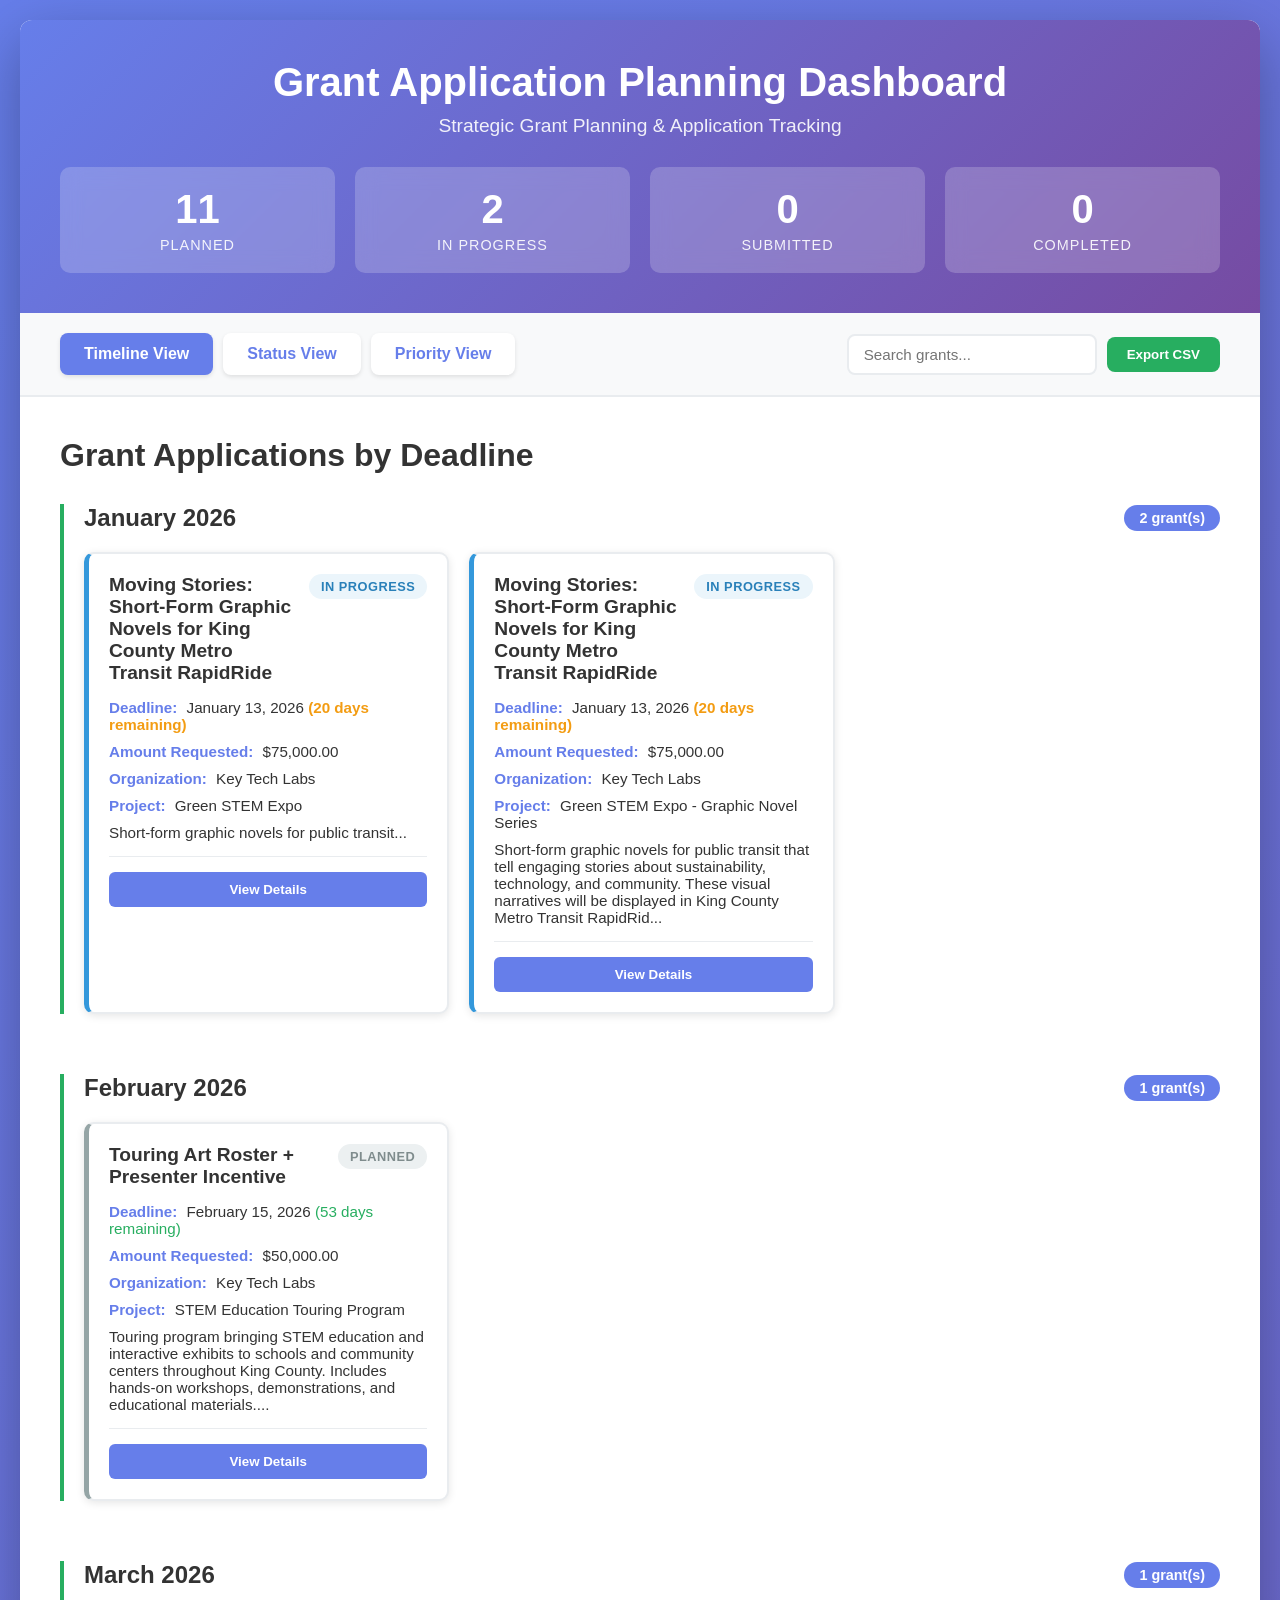
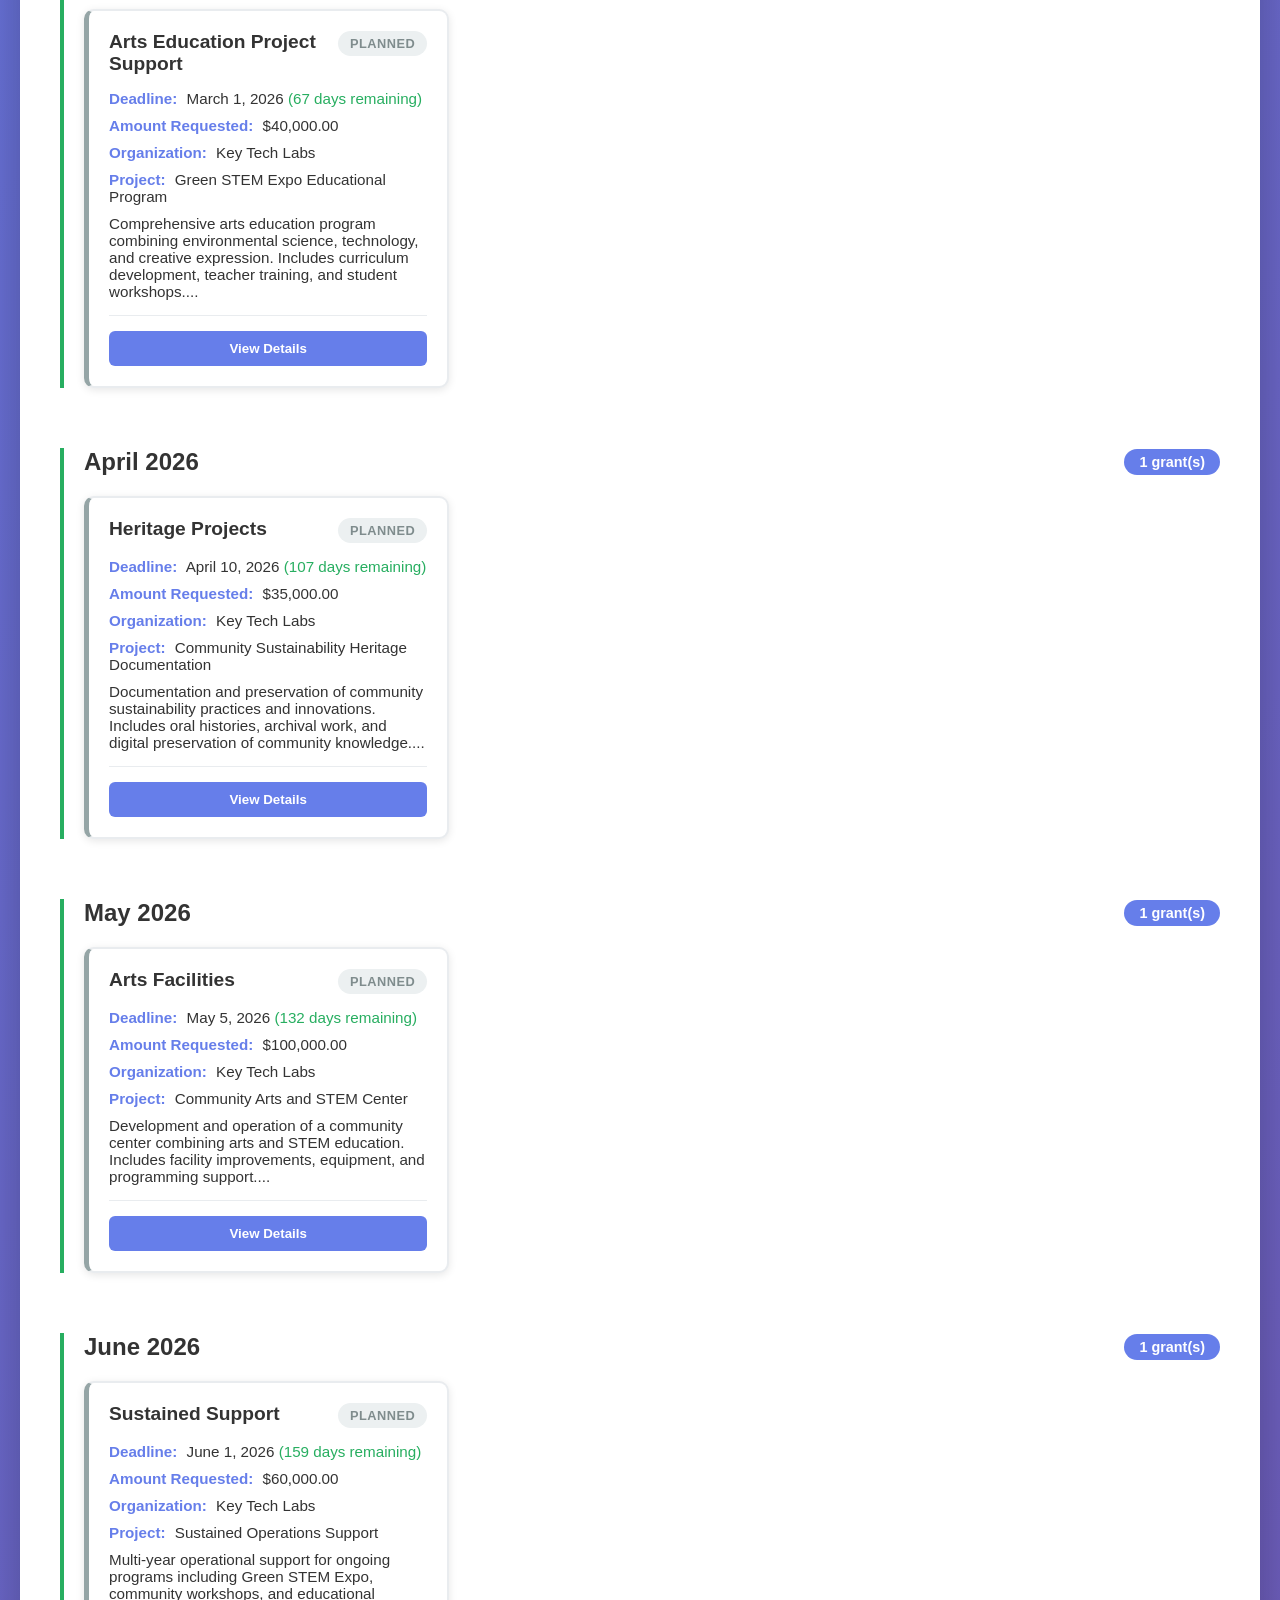
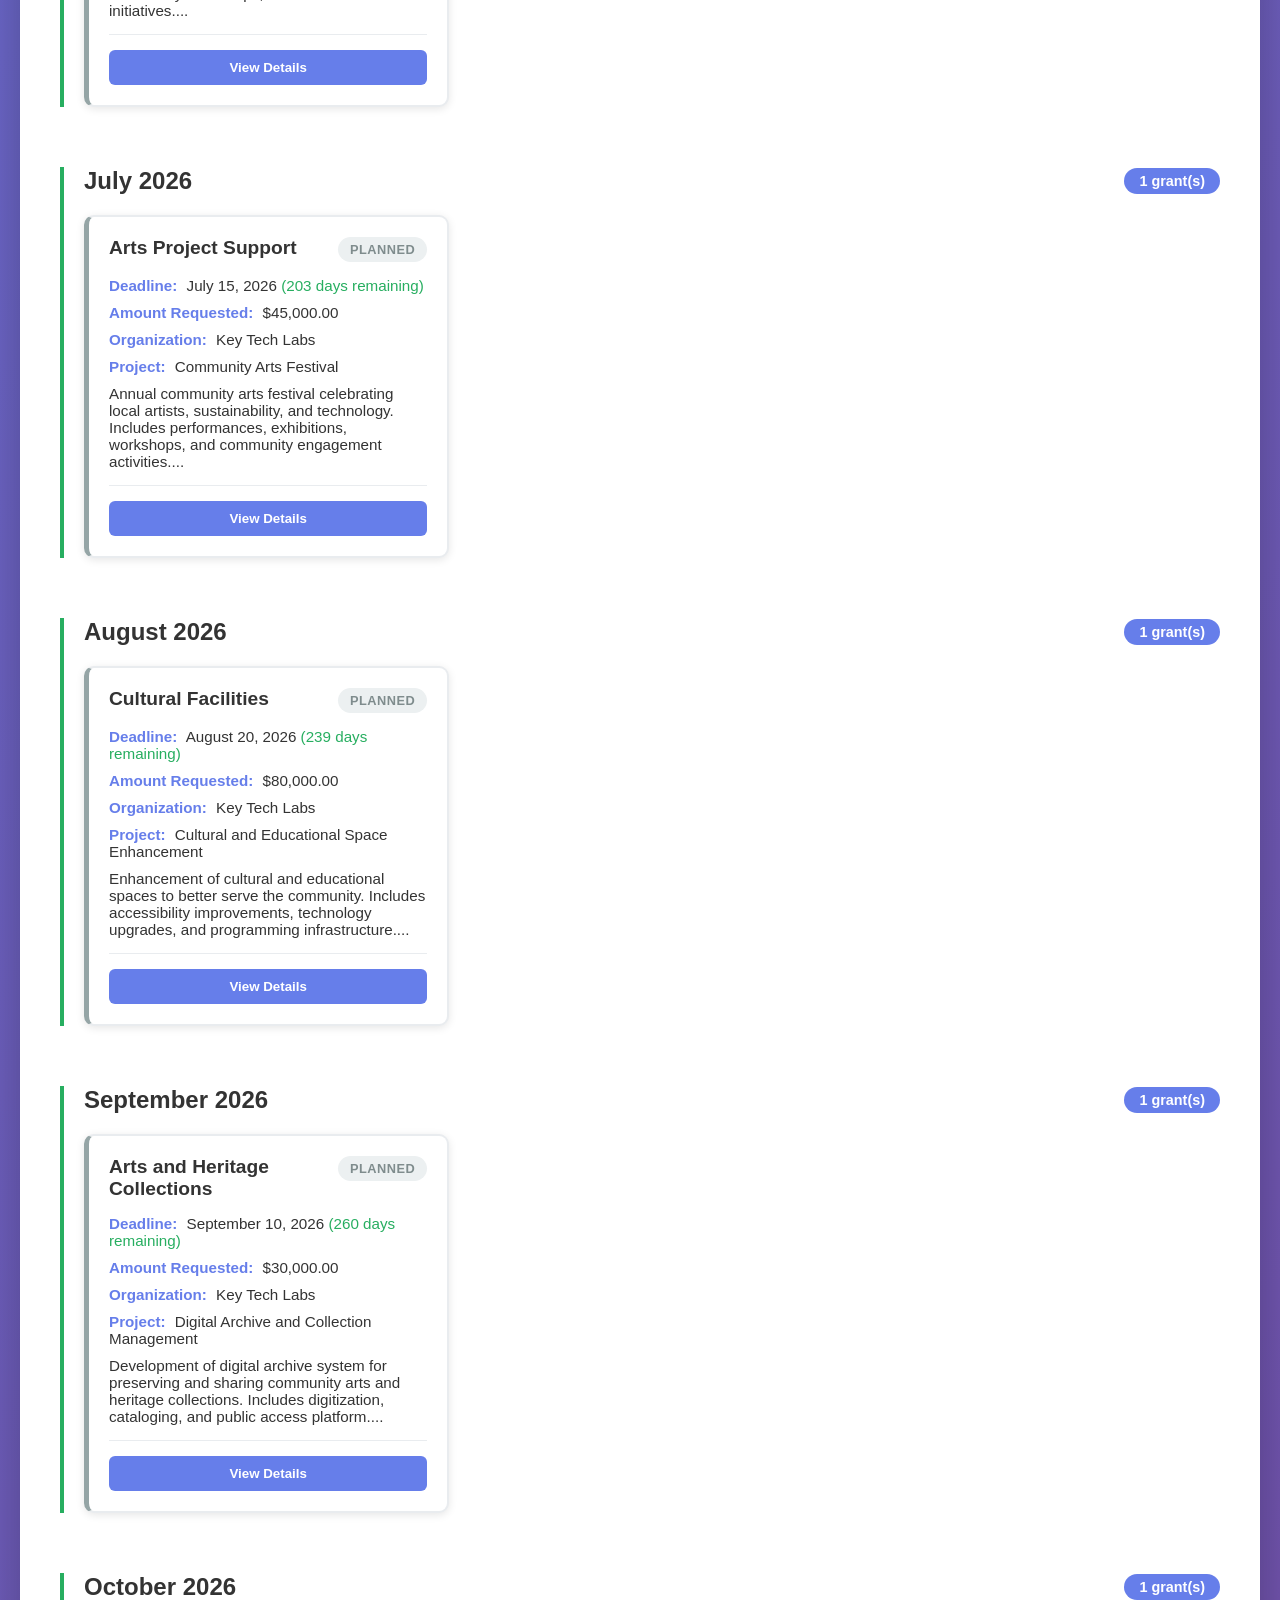
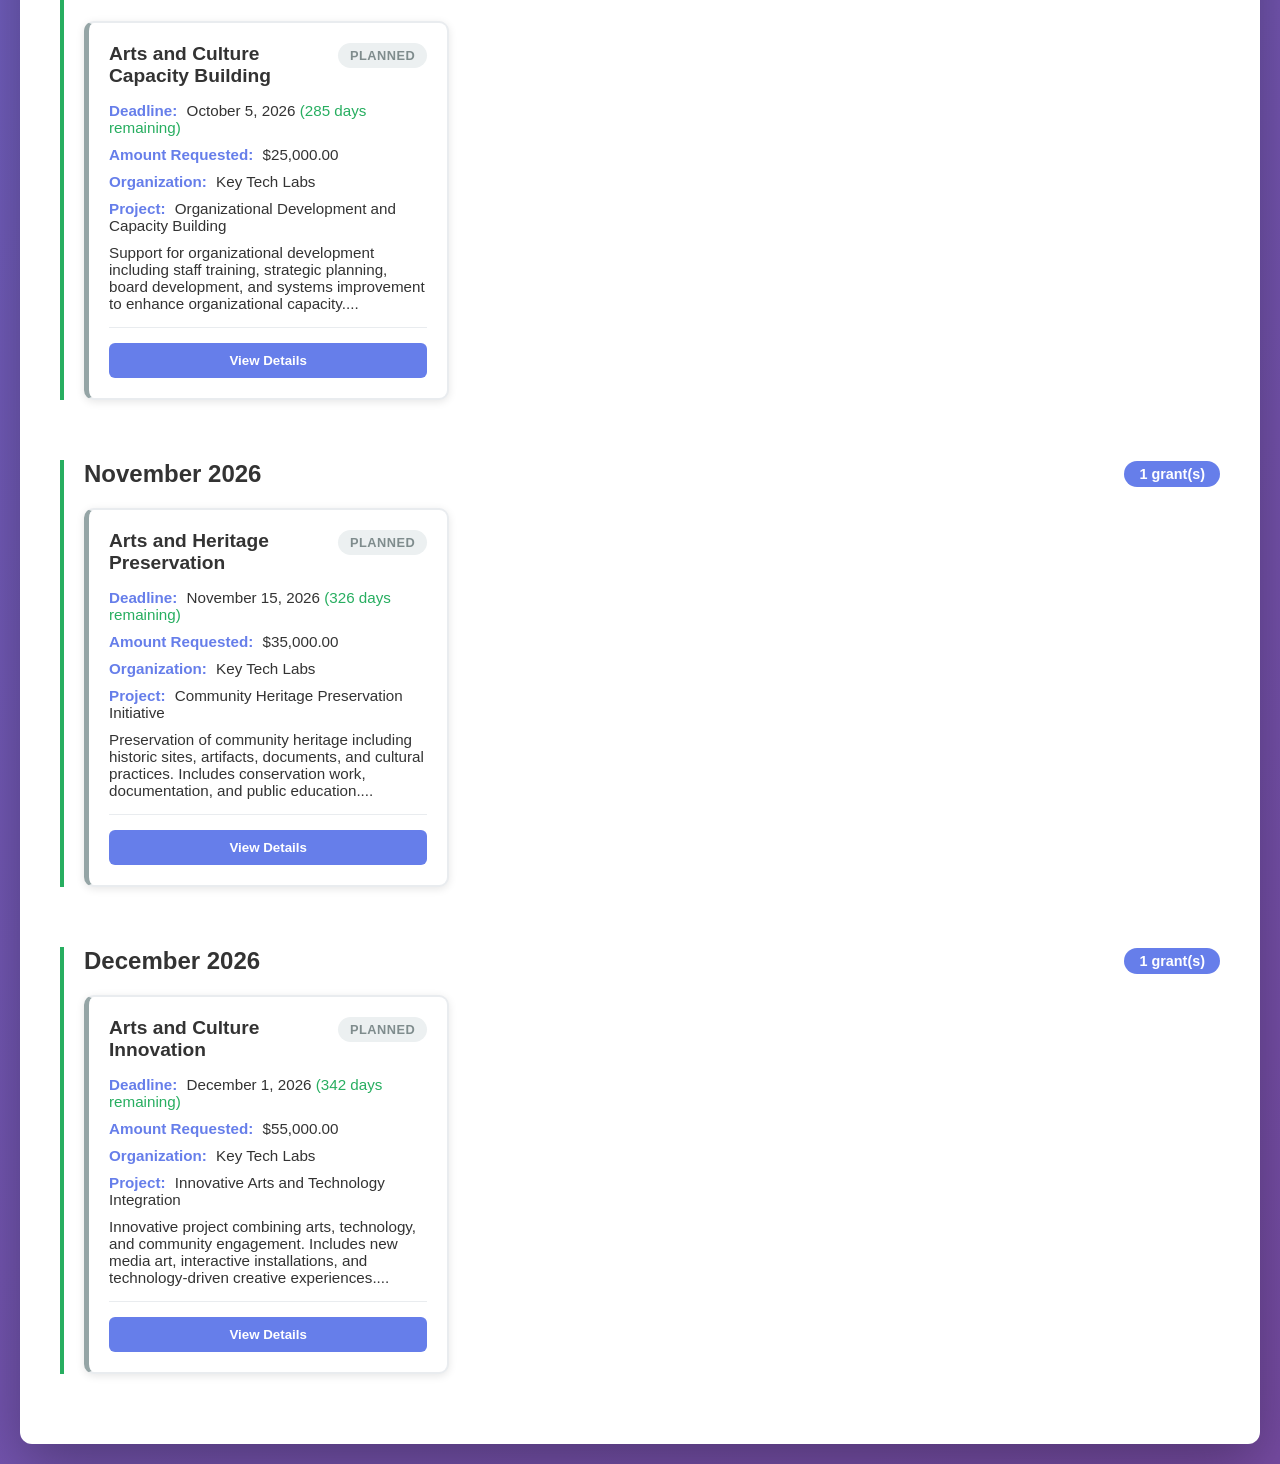
<file: docs/index2.html>
<!DOCTYPE html>
<html lang="en">
<head>
    <meta charset="UTF-8">
    <meta name="viewport" content="width=device-width, initial-scale=1.0">
    <title>Grant Application Planning Dashboard</title>
    <style>
        
        * {
            margin: 0;
            padding: 0;
            box-sizing: border-box;
        }

        body {
            font-family: -apple-system, BlinkMacSystemFont, 'Segoe UI', Roboto, 'Helvetica Neue', Arial, sans-serif;
            background: linear-gradient(135deg, #667eea 0%, #764ba2 100%);
            min-height: 100vh;
            padding: 20px;
            color: #333;
        }

        .dashboard-container {
            max-width: 1400px;
            margin: 0 auto;
            background: white;
            border-radius: 12px;
            box-shadow: 0 20px 60px rgba(0,0,0,0.3);
            overflow: hidden;
        }

        .dashboard-header {
            background: linear-gradient(135deg, #667eea 0%, #764ba2 100%);
            color: white;
            padding: 40px;
            text-align: center;
        }

        .dashboard-header h1 {
            font-size: 2.5em;
            margin-bottom: 10px;
            font-weight: 700;
        }

        .subtitle {
            font-size: 1.2em;
            opacity: 0.9;
            margin-bottom: 30px;
        }

        .header-stats {
            display: grid;
            grid-template-columns: repeat(auto-fit, minmax(150px, 1fr));
            gap: 20px;
            margin-top: 30px;
        }

        .stat-card {
            background: rgba(255,255,255,0.2);
            backdrop-filter: blur(10px);
            padding: 20px;
            border-radius: 10px;
            text-align: center;
        }

        .stat-value {
            font-size: 2.5em;
            font-weight: 700;
            margin-bottom: 5px;
        }

        .stat-label {
            font-size: 0.9em;
            opacity: 0.9;
            text-transform: uppercase;
            letter-spacing: 1px;
        }

        .dashboard-nav {
            display: flex;
            justify-content: space-between;
            align-items: center;
            gap: 20px;
            padding: 20px 40px;
            background: #f8f9fa;
            border-bottom: 2px solid #e9ecef;
        }

        .nav-left {
            display: flex;
            gap: 10px;
        }

        .nav-right {
            display: flex;
            gap: 10px;
            align-items: center;
        }

        .search-input {
            padding: 10px 15px;
            border: 2px solid #e9ecef;
            border-radius: 8px;
            font-size: 0.95em;
            min-width: 250px;
            transition: border-color 0.3s ease;
        }

        .search-input:focus {
            outline: none;
            border-color: #667eea;
        }

        .btn-export {
            padding: 10px 20px;
            background: #27ae60;
            color: white;
            border: none;
            border-radius: 8px;
            font-weight: 600;
            cursor: pointer;
            transition: all 0.3s ease;
        }

        .btn-export:hover {
            background: #229954;
            transform: translateY(-2px);
            box-shadow: 0 4px 8px rgba(39, 174, 96, 0.3);
        }

        .nav-btn {
            padding: 12px 24px;
            border: none;
            background: white;
            border-radius: 8px;
            cursor: pointer;
            font-size: 1em;
            font-weight: 600;
            color: #667eea;
            transition: all 0.3s ease;
            box-shadow: 0 2px 4px rgba(0,0,0,0.1);
        }

        .nav-btn:hover {
            background: #667eea;
            color: white;
            transform: translateY(-2px);
            box-shadow: 0 4px 8px rgba(0,0,0,0.2);
        }

        .nav-btn.active {
            background: #667eea;
            color: white;
        }

        .dashboard-main {
            padding: 40px;
        }

        .view-section {
            display: none;
        }

        .view-section.active {
            display: block;
        }

        .view-section h2 {
            font-size: 2em;
            margin-bottom: 30px;
            color: #333;
        }

        .timeline-container {
            display: flex;
            flex-direction: column;
            gap: 30px;
        }

        .timeline-month {
            border-left: 4px solid #667eea;
            padding-left: 20px;
            margin-bottom: 30px;
        }

        .timeline-month.month-past {
            border-left-color: #95a5a6;
            opacity: 0.7;
        }

        .timeline-month.month-current {
            border-left-color: #e74c3c;
        }

        .timeline-month.month-upcoming {
            border-left-color: #27ae60;
        }

        .month-header {
            display: flex;
            justify-content: space-between;
            align-items: center;
            margin-bottom: 20px;
        }

        .month-header h3 {
            font-size: 1.5em;
            color: #333;
        }

        .grant-count {
            background: #667eea;
            color: white;
            padding: 5px 15px;
            border-radius: 20px;
            font-size: 0.9em;
            font-weight: 600;
        }

        .grants-list {
            display: grid;
            grid-template-columns: repeat(auto-fill, minmax(350px, 1fr));
            gap: 20px;
        }

        .grant-card {
            background: white;
            border: 2px solid #e9ecef;
            border-radius: 10px;
            padding: 20px;
            transition: all 0.3s ease;
            box-shadow: 0 2px 8px rgba(0,0,0,0.1);
        }

        .grant-card:hover {
            transform: translateY(-5px);
            box-shadow: 0 8px 20px rgba(0,0,0,0.15);
            border-color: #667eea;
        }

        .grant-card.status-planned {
            border-left: 5px solid #95a5a6;
        }

        .grant-card.status-in-progress {
            border-left: 5px solid #3498db;
        }

        .grant-card.status-submitted {
            border-left: 5px solid #f39c12;
        }

        .grant-card.status-awarded {
            border-left: 5px solid #27ae60;
        }

        .grant-card.status-rejected {
            border-left: 5px solid #e74c3c;
        }

        .grant-card-header {
            display: flex;
            justify-content: space-between;
            align-items: flex-start;
            margin-bottom: 15px;
        }

        .grant-name {
            font-size: 1.2em;
            font-weight: 700;
            color: #333;
            flex: 1;
            margin-right: 10px;
        }

        .grant-status-badge {
            padding: 5px 12px;
            border-radius: 20px;
            font-size: 0.8em;
            font-weight: 600;
            text-transform: uppercase;
            letter-spacing: 0.5px;
        }

        .grant-status-badge.status-planned {
            background: #ecf0f1;
            color: #7f8c8d;
        }

        .grant-status-badge.status-in-progress {
            background: #ebf5fb;
            color: #2980b9;
        }

        .grant-status-badge.status-submitted {
            background: #fef5e7;
            color: #d68910;
        }

        .grant-status-badge.status-awarded {
            background: #eafaf1;
            color: #229954;
        }

        .grant-status-badge.status-rejected {
            background: #fadbd8;
            color: #c0392b;
        }

        .grant-card-body {
            margin-bottom: 15px;
        }

        .grant-card-body > div {
            margin-bottom: 10px;
            font-size: 0.95em;
        }

        .grant-card-body strong {
            color: #667eea;
            margin-right: 5px;
        }

        .grant-progress {
            margin: 15px 0;
        }

        .progress-bar {
            width: 100%;
            height: 8px;
            background: #ecf0f1;
            border-radius: 4px;
            overflow: hidden;
            margin-bottom: 5px;
        }

        .progress-fill {
            height: 100%;
            background: linear-gradient(90deg, #667eea 0%, #764ba2 100%);
            transition: width 0.3s ease;
        }

        .progress-text {
            font-size: 0.85em;
            color: #7f8c8d;
        }

        .deadline-overdue {
            color: #e74c3c;
            font-weight: 700;
        }

        .deadline-urgent {
            color: #e74c3c;
            font-weight: 600;
        }

        .deadline-warning {
            color: #f39c12;
            font-weight: 600;
        }

        .deadline-ok {
            color: #27ae60;
        }

        .grant-card-footer {
            border-top: 1px solid #e9ecef;
            padding-top: 15px;
            margin-top: 15px;
        }

        .btn-details {
            width: 100%;
            padding: 10px;
            background: #667eea;
            color: white;
            border: none;
            border-radius: 6px;
            font-weight: 600;
            cursor: pointer;
            transition: all 0.3s ease;
        }

        .btn-details:hover {
            background: #764ba2;
            transform: translateY(-2px);
            box-shadow: 0 4px 8px rgba(102, 126, 234, 0.3);
        }

        .status-container {
            display: grid;
            grid-template-columns: repeat(auto-fit, minmax(300px, 1fr));
            gap: 30px;
        }

        .status-column h3 {
            font-size: 1.3em;
            margin-bottom: 20px;
            padding-bottom: 10px;
            border-bottom: 3px solid;
        }

        .status-header.planned {
            color: #7f8c8d;
            border-bottom-color: #95a5a6;
        }

        .status-header.in-progress {
            color: #2980b9;
            border-bottom-color: #3498db;
        }

        .status-header.submitted {
            color: #d68910;
            border-bottom-color: #f39c12;
        }

        .status-header.completed {
            color: #229954;
            border-bottom-color: #27ae60;
        }

        .priority-container {
            display: grid;
            grid-template-columns: repeat(auto-fill, minmax(350px, 1fr));
            gap: 20px;
        }

        .empty-state {
            text-align: center;
            padding: 40px;
            color: #95a5a6;
            font-style: italic;
        }

        .grant-priority {
            color: #f39c12;
            font-size: 1.1em;
        }

        /* Modal Styles */
        .grant-modal {
            position: fixed;
            top: 0;
            left: 0;
            width: 100%;
            height: 100%;
            background: rgba(0, 0, 0, 0.7);
            display: flex;
            justify-content: center;
            align-items: center;
            z-index: 1000;
            animation: fadeIn 0.3s ease;
        }

        @keyframes fadeIn {
            from { opacity: 0; }
            to { opacity: 1; }
        }

        .modal-content {
            background: white;
            border-radius: 12px;
            max-width: 800px;
            max-height: 90vh;
            width: 90%;
            overflow-y: auto;
            box-shadow: 0 20px 60px rgba(0,0,0,0.3);
            animation: slideUp 0.3s ease;
        }

        @keyframes slideUp {
            from {
                transform: translateY(50px);
                opacity: 0;
            }
            to {
                transform: translateY(0);
                opacity: 1;
            }
        }

        .modal-header {
            display: flex;
            justify-content: space-between;
            align-items: center;
            padding: 20px 30px;
            border-bottom: 2px solid #e9ecef;
        }

        .modal-header h2 {
            margin: 0;
            color: #333;
        }

        .modal-close {
            background: none;
            border: none;
            font-size: 2em;
            color: #95a5a6;
            cursor: pointer;
            padding: 0;
            width: 40px;
            height: 40px;
            display: flex;
            align-items: center;
            justify-content: center;
            border-radius: 50%;
            transition: all 0.3s ease;
        }

        .modal-close:hover {
            background: #ecf0f1;
            color: #e74c3c;
        }

        .modal-body {
            padding: 30px;
        }

        .grant-detail-section {
            margin-bottom: 30px;
        }

        .grant-detail-section h3 {
            color: #667eea;
            margin-bottom: 15px;
            font-size: 1.3em;
        }

        .grant-detail-section ul {
            list-style: none;
            padding-left: 0;
        }

        .grant-detail-section li {
            padding: 10px 0;
            border-bottom: 1px solid #e9ecef;
        }

        .grant-detail-section li:before {
            content: "✓ ";
            color: #27ae60;
            font-weight: bold;
            margin-right: 10px;
        }

        @media (max-width: 768px) {
            .dashboard-header h1 {
                font-size: 1.8em;
            }

            .grants-list {
                grid-template-columns: 1fr;
            }

            .status-container {
                grid-template-columns: 1fr;
            }

            .header-stats {
                grid-template-columns: repeat(2, 1fr);
            }
        }
        
    </style>
</head>
<body>
    <div class="dashboard-container">
        <header class="dashboard-header">
            <h1>Grant Application Planning Dashboard</h1>
            <p class="subtitle">Strategic Grant Planning & Application Tracking</p>
            <div class="header-stats">
                <div class="stat-card">
                    <div class="stat-value">11</div>
                    <div class="stat-label">Planned</div>
                </div>
                <div class="stat-card">
                    <div class="stat-value">2</div>
                    <div class="stat-label">In Progress</div>
                </div>
                <div class="stat-card">
                    <div class="stat-value">0</div>
                    <div class="stat-label">Submitted</div>
                </div>
                <div class="stat-card">
                    <div class="stat-value">0</div>
                    <div class="stat-label">Completed</div>
                </div>
            </div>
        </header>

        <nav class="dashboard-nav">
            <div class="nav-left">
                <button class="nav-btn active" data-view="timeline" aria-label="Button">Timeline View</button>
                <button class="nav-btn" data-view="status" aria-label="Button">Status View</button>
                <button class="nav-btn" data-view="priority" aria-label="Button">Priority View</button>
            </div>
            <div class="nav-right">
                <input type="text" id="search-input" class="search-input" placeholder="Search grants..." onkeyup="filterGrants(this.value)">
                <button class="btn-export" onclick="exportDashboard('csv')" aria-label="Button">Export CSV</button>
            </div>
        </nav>

        <main class="dashboard-main">
            <!-- Timeline View -->
            <section id="timeline-view" class="view-section active">
                <h2>Grant Applications by Deadline</h2>
                <div class="timeline-container">
            <div class="timeline-month month-upcoming">
                <div class="month-header">
                    <h3>January 2026</h3>
                    <span class="grant-count">2 grant(s)</span>
                </div>
                <div class="grants-list">
            
        <div class="grant-card status-in-progress" data-grant-id="1" data-deadline="January 13, 2026" data-priority="8">
            <div class="grant-card-header">
                <h4 class="grant-name">Moving Stories: Short-Form Graphic Novels for King County Metro Transit RapidRide</h4>
                <span class="grant-status-badge status-in-progress">In Progress</span>
            </div>
            
            <div class="grant-card-body">
                
                
                <div class="grant-deadline"><strong>Deadline:</strong> January 13, 2026 <span class="deadline-warning">(20 days remaining)</span></div>
                
                
                
                <div class="grant-amount"><strong>Amount Requested:</strong> $75,000.00</div>
                
                <div class="grant-org"><strong>Organization:</strong> Key Tech Labs</div>
                
                <div class="grant-project"><strong>Project:</strong> Green STEM Expo</div>
                
                <div class="grant-description">Short-form graphic novels for public transit...</div>
                
                
                
                
            </div>
            
            <div class="grant-card-footer">
                <button class="btn-details" onclick="showGrantDetails(1)" aria-label="Button">View Details</button>
            </div>
        </div>
        
        <div class="grant-card status-in-progress" data-grant-id="2" data-deadline="January 13, 2026" data-priority="8">
            <div class="grant-card-header">
                <h4 class="grant-name">Moving Stories: Short-Form Graphic Novels for King County Metro Transit RapidRide</h4>
                <span class="grant-status-badge status-in-progress">In Progress</span>
            </div>
            
            <div class="grant-card-body">
                
                
                <div class="grant-deadline"><strong>Deadline:</strong> January 13, 2026 <span class="deadline-warning">(20 days remaining)</span></div>
                
                
                
                <div class="grant-amount"><strong>Amount Requested:</strong> $75,000.00</div>
                
                <div class="grant-org"><strong>Organization:</strong> Key Tech Labs</div>
                
                <div class="grant-project"><strong>Project:</strong> Green STEM Expo - Graphic Novel Series</div>
                
                <div class="grant-description">Short-form graphic novels for public transit that tell engaging stories about sustainability, technology, and community. These visual narratives will be displayed in King County Metro Transit RapidRid...</div>
                
                
                
                
            </div>
            
            <div class="grant-card-footer">
                <button class="btn-details" onclick="showGrantDetails(2)" aria-label="Button">View Details</button>
            </div>
        </div>
        
                </div>
            </div>
            
            <div class="timeline-month month-upcoming">
                <div class="month-header">
                    <h3>February 2026</h3>
                    <span class="grant-count">1 grant(s)</span>
                </div>
                <div class="grants-list">
            
        <div class="grant-card status-planned" data-grant-id="3" data-deadline="February 15, 2026" data-priority="6">
            <div class="grant-card-header">
                <h4 class="grant-name">Touring Art Roster + Presenter Incentive</h4>
                <span class="grant-status-badge status-planned">Planned</span>
            </div>
            
            <div class="grant-card-body">
                
                
                <div class="grant-deadline"><strong>Deadline:</strong> February 15, 2026 <span class="deadline-ok">(53 days remaining)</span></div>
                
                
                
                <div class="grant-amount"><strong>Amount Requested:</strong> $50,000.00</div>
                
                <div class="grant-org"><strong>Organization:</strong> Key Tech Labs</div>
                
                <div class="grant-project"><strong>Project:</strong> STEM Education Touring Program</div>
                
                <div class="grant-description">Touring program bringing STEM education and interactive exhibits to schools and community centers throughout King County. Includes hands-on workshops, demonstrations, and educational materials....</div>
                
                
                
                
            </div>
            
            <div class="grant-card-footer">
                <button class="btn-details" onclick="showGrantDetails(3)" aria-label="Button">View Details</button>
            </div>
        </div>
        
                </div>
            </div>
            
            <div class="timeline-month month-upcoming">
                <div class="month-header">
                    <h3>March 2026</h3>
                    <span class="grant-count">1 grant(s)</span>
                </div>
                <div class="grants-list">
            
        <div class="grant-card status-planned" data-grant-id="4" data-deadline="March 1, 2026" data-priority="7">
            <div class="grant-card-header">
                <h4 class="grant-name">Arts Education Project Support</h4>
                <span class="grant-status-badge status-planned">Planned</span>
            </div>
            
            <div class="grant-card-body">
                
                
                <div class="grant-deadline"><strong>Deadline:</strong> March 1, 2026 <span class="deadline-ok">(67 days remaining)</span></div>
                
                
                
                <div class="grant-amount"><strong>Amount Requested:</strong> $40,000.00</div>
                
                <div class="grant-org"><strong>Organization:</strong> Key Tech Labs</div>
                
                <div class="grant-project"><strong>Project:</strong> Green STEM Expo Educational Program</div>
                
                <div class="grant-description">Comprehensive arts education program combining environmental science, technology, and creative expression. Includes curriculum development, teacher training, and student workshops....</div>
                
                
                
                
            </div>
            
            <div class="grant-card-footer">
                <button class="btn-details" onclick="showGrantDetails(4)" aria-label="Button">View Details</button>
            </div>
        </div>
        
                </div>
            </div>
            
            <div class="timeline-month month-upcoming">
                <div class="month-header">
                    <h3>April 2026</h3>
                    <span class="grant-count">1 grant(s)</span>
                </div>
                <div class="grants-list">
            
        <div class="grant-card status-planned" data-grant-id="5" data-deadline="April 10, 2026" data-priority="5">
            <div class="grant-card-header">
                <h4 class="grant-name">Heritage Projects</h4>
                <span class="grant-status-badge status-planned">Planned</span>
            </div>
            
            <div class="grant-card-body">
                
                
                <div class="grant-deadline"><strong>Deadline:</strong> April 10, 2026 <span class="deadline-ok">(107 days remaining)</span></div>
                
                
                
                <div class="grant-amount"><strong>Amount Requested:</strong> $35,000.00</div>
                
                <div class="grant-org"><strong>Organization:</strong> Key Tech Labs</div>
                
                <div class="grant-project"><strong>Project:</strong> Community Sustainability Heritage Documentation</div>
                
                <div class="grant-description">Documentation and preservation of community sustainability practices and innovations. Includes oral histories, archival work, and digital preservation of community knowledge....</div>
                
                
                
                
            </div>
            
            <div class="grant-card-footer">
                <button class="btn-details" onclick="showGrantDetails(5)" aria-label="Button">View Details</button>
            </div>
        </div>
        
                </div>
            </div>
            
            <div class="timeline-month month-upcoming">
                <div class="month-header">
                    <h3>May 2026</h3>
                    <span class="grant-count">1 grant(s)</span>
                </div>
                <div class="grants-list">
            
        <div class="grant-card status-planned" data-grant-id="6" data-deadline="May 5, 2026" data-priority="9">
            <div class="grant-card-header">
                <h4 class="grant-name">Arts Facilities</h4>
                <span class="grant-status-badge status-planned">Planned</span>
            </div>
            
            <div class="grant-card-body">
                
                
                <div class="grant-deadline"><strong>Deadline:</strong> May 5, 2026 <span class="deadline-ok">(132 days remaining)</span></div>
                
                
                
                <div class="grant-amount"><strong>Amount Requested:</strong> $100,000.00</div>
                
                <div class="grant-org"><strong>Organization:</strong> Key Tech Labs</div>
                
                <div class="grant-project"><strong>Project:</strong> Community Arts and STEM Center</div>
                
                <div class="grant-description">Development and operation of a community center combining arts and STEM education. Includes facility improvements, equipment, and programming support....</div>
                
                
                
                
            </div>
            
            <div class="grant-card-footer">
                <button class="btn-details" onclick="showGrantDetails(6)" aria-label="Button">View Details</button>
            </div>
        </div>
        
                </div>
            </div>
            
            <div class="timeline-month month-upcoming">
                <div class="month-header">
                    <h3>June 2026</h3>
                    <span class="grant-count">1 grant(s)</span>
                </div>
                <div class="grants-list">
            
        <div class="grant-card status-planned" data-grant-id="7" data-deadline="June 1, 2026" data-priority="8">
            <div class="grant-card-header">
                <h4 class="grant-name">Sustained Support</h4>
                <span class="grant-status-badge status-planned">Planned</span>
            </div>
            
            <div class="grant-card-body">
                
                
                <div class="grant-deadline"><strong>Deadline:</strong> June 1, 2026 <span class="deadline-ok">(159 days remaining)</span></div>
                
                
                
                <div class="grant-amount"><strong>Amount Requested:</strong> $60,000.00</div>
                
                <div class="grant-org"><strong>Organization:</strong> Key Tech Labs</div>
                
                <div class="grant-project"><strong>Project:</strong> Sustained Operations Support</div>
                
                <div class="grant-description">Multi-year operational support for ongoing programs including Green STEM Expo, community workshops, and educational initiatives....</div>
                
                
                
                
            </div>
            
            <div class="grant-card-footer">
                <button class="btn-details" onclick="showGrantDetails(7)" aria-label="Button">View Details</button>
            </div>
        </div>
        
                </div>
            </div>
            
            <div class="timeline-month month-upcoming">
                <div class="month-header">
                    <h3>July 2026</h3>
                    <span class="grant-count">1 grant(s)</span>
                </div>
                <div class="grants-list">
            
        <div class="grant-card status-planned" data-grant-id="8" data-deadline="July 15, 2026" data-priority="6">
            <div class="grant-card-header">
                <h4 class="grant-name">Arts Project Support</h4>
                <span class="grant-status-badge status-planned">Planned</span>
            </div>
            
            <div class="grant-card-body">
                
                
                <div class="grant-deadline"><strong>Deadline:</strong> July 15, 2026 <span class="deadline-ok">(203 days remaining)</span></div>
                
                
                
                <div class="grant-amount"><strong>Amount Requested:</strong> $45,000.00</div>
                
                <div class="grant-org"><strong>Organization:</strong> Key Tech Labs</div>
                
                <div class="grant-project"><strong>Project:</strong> Community Arts Festival</div>
                
                <div class="grant-description">Annual community arts festival celebrating local artists, sustainability, and technology. Includes performances, exhibitions, workshops, and community engagement activities....</div>
                
                
                
                
            </div>
            
            <div class="grant-card-footer">
                <button class="btn-details" onclick="showGrantDetails(8)" aria-label="Button">View Details</button>
            </div>
        </div>
        
                </div>
            </div>
            
            <div class="timeline-month month-upcoming">
                <div class="month-header">
                    <h3>August 2026</h3>
                    <span class="grant-count">1 grant(s)</span>
                </div>
                <div class="grants-list">
            
        <div class="grant-card status-planned" data-grant-id="9" data-deadline="August 20, 2026" data-priority="7">
            <div class="grant-card-header">
                <h4 class="grant-name">Cultural Facilities</h4>
                <span class="grant-status-badge status-planned">Planned</span>
            </div>
            
            <div class="grant-card-body">
                
                
                <div class="grant-deadline"><strong>Deadline:</strong> August 20, 2026 <span class="deadline-ok">(239 days remaining)</span></div>
                
                
                
                <div class="grant-amount"><strong>Amount Requested:</strong> $80,000.00</div>
                
                <div class="grant-org"><strong>Organization:</strong> Key Tech Labs</div>
                
                <div class="grant-project"><strong>Project:</strong> Cultural and Educational Space Enhancement</div>
                
                <div class="grant-description">Enhancement of cultural and educational spaces to better serve the community. Includes accessibility improvements, technology upgrades, and programming infrastructure....</div>
                
                
                
                
            </div>
            
            <div class="grant-card-footer">
                <button class="btn-details" onclick="showGrantDetails(9)" aria-label="Button">View Details</button>
            </div>
        </div>
        
                </div>
            </div>
            
            <div class="timeline-month month-upcoming">
                <div class="month-header">
                    <h3>September 2026</h3>
                    <span class="grant-count">1 grant(s)</span>
                </div>
                <div class="grants-list">
            
        <div class="grant-card status-planned" data-grant-id="10" data-deadline="September 10, 2026" data-priority="5">
            <div class="grant-card-header">
                <h4 class="grant-name">Arts and Heritage Collections</h4>
                <span class="grant-status-badge status-planned">Planned</span>
            </div>
            
            <div class="grant-card-body">
                
                
                <div class="grant-deadline"><strong>Deadline:</strong> September 10, 2026 <span class="deadline-ok">(260 days remaining)</span></div>
                
                
                
                <div class="grant-amount"><strong>Amount Requested:</strong> $30,000.00</div>
                
                <div class="grant-org"><strong>Organization:</strong> Key Tech Labs</div>
                
                <div class="grant-project"><strong>Project:</strong> Digital Archive and Collection Management</div>
                
                <div class="grant-description">Development of digital archive system for preserving and sharing community arts and heritage collections. Includes digitization, cataloging, and public access platform....</div>
                
                
                
                
            </div>
            
            <div class="grant-card-footer">
                <button class="btn-details" onclick="showGrantDetails(10)" aria-label="Button">View Details</button>
            </div>
        </div>
        
                </div>
            </div>
            
            <div class="timeline-month month-upcoming">
                <div class="month-header">
                    <h3>October 2026</h3>
                    <span class="grant-count">1 grant(s)</span>
                </div>
                <div class="grants-list">
            
        <div class="grant-card status-planned" data-grant-id="11" data-deadline="October 5, 2026" data-priority="6">
            <div class="grant-card-header">
                <h4 class="grant-name">Arts and Culture Capacity Building</h4>
                <span class="grant-status-badge status-planned">Planned</span>
            </div>
            
            <div class="grant-card-body">
                
                
                <div class="grant-deadline"><strong>Deadline:</strong> October 5, 2026 <span class="deadline-ok">(285 days remaining)</span></div>
                
                
                
                <div class="grant-amount"><strong>Amount Requested:</strong> $25,000.00</div>
                
                <div class="grant-org"><strong>Organization:</strong> Key Tech Labs</div>
                
                <div class="grant-project"><strong>Project:</strong> Organizational Development and Capacity Building</div>
                
                <div class="grant-description">Support for organizational development including staff training, strategic planning, board development, and systems improvement to enhance organizational capacity....</div>
                
                
                
                
            </div>
            
            <div class="grant-card-footer">
                <button class="btn-details" onclick="showGrantDetails(11)" aria-label="Button">View Details</button>
            </div>
        </div>
        
                </div>
            </div>
            
            <div class="timeline-month month-upcoming">
                <div class="month-header">
                    <h3>November 2026</h3>
                    <span class="grant-count">1 grant(s)</span>
                </div>
                <div class="grants-list">
            
        <div class="grant-card status-planned" data-grant-id="12" data-deadline="November 15, 2026" data-priority="5">
            <div class="grant-card-header">
                <h4 class="grant-name">Arts and Heritage Preservation</h4>
                <span class="grant-status-badge status-planned">Planned</span>
            </div>
            
            <div class="grant-card-body">
                
                
                <div class="grant-deadline"><strong>Deadline:</strong> November 15, 2026 <span class="deadline-ok">(326 days remaining)</span></div>
                
                
                
                <div class="grant-amount"><strong>Amount Requested:</strong> $35,000.00</div>
                
                <div class="grant-org"><strong>Organization:</strong> Key Tech Labs</div>
                
                <div class="grant-project"><strong>Project:</strong> Community Heritage Preservation Initiative</div>
                
                <div class="grant-description">Preservation of community heritage including historic sites, artifacts, documents, and cultural practices. Includes conservation work, documentation, and public education....</div>
                
                
                
                
            </div>
            
            <div class="grant-card-footer">
                <button class="btn-details" onclick="showGrantDetails(12)" aria-label="Button">View Details</button>
            </div>
        </div>
        
                </div>
            </div>
            
            <div class="timeline-month month-upcoming">
                <div class="month-header">
                    <h3>December 2026</h3>
                    <span class="grant-count">1 grant(s)</span>
                </div>
                <div class="grants-list">
            
        <div class="grant-card status-planned" data-grant-id="13" data-deadline="December 1, 2026" data-priority="7">
            <div class="grant-card-header">
                <h4 class="grant-name">Arts and Culture Innovation</h4>
                <span class="grant-status-badge status-planned">Planned</span>
            </div>
            
            <div class="grant-card-body">
                
                
                <div class="grant-deadline"><strong>Deadline:</strong> December 1, 2026 <span class="deadline-ok">(342 days remaining)</span></div>
                
                
                
                <div class="grant-amount"><strong>Amount Requested:</strong> $55,000.00</div>
                
                <div class="grant-org"><strong>Organization:</strong> Key Tech Labs</div>
                
                <div class="grant-project"><strong>Project:</strong> Innovative Arts and Technology Integration</div>
                
                <div class="grant-description">Innovative project combining arts, technology, and community engagement. Includes new media art, interactive installations, and technology-driven creative experiences....</div>
                
                
                
                
            </div>
            
            <div class="grant-card-footer">
                <button class="btn-details" onclick="showGrantDetails(13)" aria-label="Button">View Details</button>
            </div>
        </div>
        
                </div>
            </div>
            </div>
            </section>

            <!-- Status View -->
            <section id="status-view" class="view-section">
                <h2>Applications by Status</h2>
                
        <div class="status-container">
            <div class="status-column">
                <h3 class="status-header planned">Planned Applications</h3>
                <div class="grants-list">
        
        <div class="grant-card status-planned" data-grant-id="3" data-deadline="February 15, 2026" data-priority="6">
            <div class="grant-card-header">
                <h4 class="grant-name">Touring Art Roster + Presenter Incentive</h4>
                <span class="grant-status-badge status-planned">Planned</span>
            </div>
            
            <div class="grant-card-body">
                
                
                
                
                
                
                <div class="grant-amount"><strong>Amount Requested:</strong> $50,000.00</div>
                
                <div class="grant-org"><strong>Organization:</strong> Key Tech Labs</div>
                
                <div class="grant-project"><strong>Project:</strong> STEM Education Touring Program</div>
                
                <div class="grant-description">Touring program bringing STEM education and interactive exhibits to schools and community centers throughout King County. Includes hands-on workshops, demonstrations, and educational materials....</div>
                
                
                
                
            </div>
            
            <div class="grant-card-footer">
                <button class="btn-details" onclick="showGrantDetails(3)" aria-label="Button">View Details</button>
            </div>
        </div>
        
        <div class="grant-card status-planned" data-grant-id="4" data-deadline="March 1, 2026" data-priority="7">
            <div class="grant-card-header">
                <h4 class="grant-name">Arts Education Project Support</h4>
                <span class="grant-status-badge status-planned">Planned</span>
            </div>
            
            <div class="grant-card-body">
                
                
                
                
                
                
                <div class="grant-amount"><strong>Amount Requested:</strong> $40,000.00</div>
                
                <div class="grant-org"><strong>Organization:</strong> Key Tech Labs</div>
                
                <div class="grant-project"><strong>Project:</strong> Green STEM Expo Educational Program</div>
                
                <div class="grant-description">Comprehensive arts education program combining environmental science, technology, and creative expression. Includes curriculum development, teacher training, and student workshops....</div>
                
                
                
                
            </div>
            
            <div class="grant-card-footer">
                <button class="btn-details" onclick="showGrantDetails(4)" aria-label="Button">View Details</button>
            </div>
        </div>
        
        <div class="grant-card status-planned" data-grant-id="5" data-deadline="April 10, 2026" data-priority="5">
            <div class="grant-card-header">
                <h4 class="grant-name">Heritage Projects</h4>
                <span class="grant-status-badge status-planned">Planned</span>
            </div>
            
            <div class="grant-card-body">
                
                
                
                
                
                
                <div class="grant-amount"><strong>Amount Requested:</strong> $35,000.00</div>
                
                <div class="grant-org"><strong>Organization:</strong> Key Tech Labs</div>
                
                <div class="grant-project"><strong>Project:</strong> Community Sustainability Heritage Documentation</div>
                
                <div class="grant-description">Documentation and preservation of community sustainability practices and innovations. Includes oral histories, archival work, and digital preservation of community knowledge....</div>
                
                
                
                
            </div>
            
            <div class="grant-card-footer">
                <button class="btn-details" onclick="showGrantDetails(5)" aria-label="Button">View Details</button>
            </div>
        </div>
        
        <div class="grant-card status-planned" data-grant-id="6" data-deadline="May 5, 2026" data-priority="9">
            <div class="grant-card-header">
                <h4 class="grant-name">Arts Facilities</h4>
                <span class="grant-status-badge status-planned">Planned</span>
            </div>
            
            <div class="grant-card-body">
                
                
                
                
                
                
                <div class="grant-amount"><strong>Amount Requested:</strong> $100,000.00</div>
                
                <div class="grant-org"><strong>Organization:</strong> Key Tech Labs</div>
                
                <div class="grant-project"><strong>Project:</strong> Community Arts and STEM Center</div>
                
                <div class="grant-description">Development and operation of a community center combining arts and STEM education. Includes facility improvements, equipment, and programming support....</div>
                
                
                
                
            </div>
            
            <div class="grant-card-footer">
                <button class="btn-details" onclick="showGrantDetails(6)" aria-label="Button">View Details</button>
            </div>
        </div>
        
        <div class="grant-card status-planned" data-grant-id="7" data-deadline="June 1, 2026" data-priority="8">
            <div class="grant-card-header">
                <h4 class="grant-name">Sustained Support</h4>
                <span class="grant-status-badge status-planned">Planned</span>
            </div>
            
            <div class="grant-card-body">
                
                
                
                
                
                
                <div class="grant-amount"><strong>Amount Requested:</strong> $60,000.00</div>
                
                <div class="grant-org"><strong>Organization:</strong> Key Tech Labs</div>
                
                <div class="grant-project"><strong>Project:</strong> Sustained Operations Support</div>
                
                <div class="grant-description">Multi-year operational support for ongoing programs including Green STEM Expo, community workshops, and educational initiatives....</div>
                
                
                
                
            </div>
            
            <div class="grant-card-footer">
                <button class="btn-details" onclick="showGrantDetails(7)" aria-label="Button">View Details</button>
            </div>
        </div>
        
        <div class="grant-card status-planned" data-grant-id="8" data-deadline="July 15, 2026" data-priority="6">
            <div class="grant-card-header">
                <h4 class="grant-name">Arts Project Support</h4>
                <span class="grant-status-badge status-planned">Planned</span>
            </div>
            
            <div class="grant-card-body">
                
                
                
                
                
                
                <div class="grant-amount"><strong>Amount Requested:</strong> $45,000.00</div>
                
                <div class="grant-org"><strong>Organization:</strong> Key Tech Labs</div>
                
                <div class="grant-project"><strong>Project:</strong> Community Arts Festival</div>
                
                <div class="grant-description">Annual community arts festival celebrating local artists, sustainability, and technology. Includes performances, exhibitions, workshops, and community engagement activities....</div>
                
                
                
                
            </div>
            
            <div class="grant-card-footer">
                <button class="btn-details" onclick="showGrantDetails(8)" aria-label="Button">View Details</button>
            </div>
        </div>
        
        <div class="grant-card status-planned" data-grant-id="9" data-deadline="August 20, 2026" data-priority="7">
            <div class="grant-card-header">
                <h4 class="grant-name">Cultural Facilities</h4>
                <span class="grant-status-badge status-planned">Planned</span>
            </div>
            
            <div class="grant-card-body">
                
                
                
                
                
                
                <div class="grant-amount"><strong>Amount Requested:</strong> $80,000.00</div>
                
                <div class="grant-org"><strong>Organization:</strong> Key Tech Labs</div>
                
                <div class="grant-project"><strong>Project:</strong> Cultural and Educational Space Enhancement</div>
                
                <div class="grant-description">Enhancement of cultural and educational spaces to better serve the community. Includes accessibility improvements, technology upgrades, and programming infrastructure....</div>
                
                
                
                
            </div>
            
            <div class="grant-card-footer">
                <button class="btn-details" onclick="showGrantDetails(9)" aria-label="Button">View Details</button>
            </div>
        </div>
        
        <div class="grant-card status-planned" data-grant-id="10" data-deadline="September 10, 2026" data-priority="5">
            <div class="grant-card-header">
                <h4 class="grant-name">Arts and Heritage Collections</h4>
                <span class="grant-status-badge status-planned">Planned</span>
            </div>
            
            <div class="grant-card-body">
                
                
                
                
                
                
                <div class="grant-amount"><strong>Amount Requested:</strong> $30,000.00</div>
                
                <div class="grant-org"><strong>Organization:</strong> Key Tech Labs</div>
                
                <div class="grant-project"><strong>Project:</strong> Digital Archive and Collection Management</div>
                
                <div class="grant-description">Development of digital archive system for preserving and sharing community arts and heritage collections. Includes digitization, cataloging, and public access platform....</div>
                
                
                
                
            </div>
            
            <div class="grant-card-footer">
                <button class="btn-details" onclick="showGrantDetails(10)" aria-label="Button">View Details</button>
            </div>
        </div>
        
        <div class="grant-card status-planned" data-grant-id="11" data-deadline="October 5, 2026" data-priority="6">
            <div class="grant-card-header">
                <h4 class="grant-name">Arts and Culture Capacity Building</h4>
                <span class="grant-status-badge status-planned">Planned</span>
            </div>
            
            <div class="grant-card-body">
                
                
                
                
                
                
                <div class="grant-amount"><strong>Amount Requested:</strong> $25,000.00</div>
                
                <div class="grant-org"><strong>Organization:</strong> Key Tech Labs</div>
                
                <div class="grant-project"><strong>Project:</strong> Organizational Development and Capacity Building</div>
                
                <div class="grant-description">Support for organizational development including staff training, strategic planning, board development, and systems improvement to enhance organizational capacity....</div>
                
                
                
                
            </div>
            
            <div class="grant-card-footer">
                <button class="btn-details" onclick="showGrantDetails(11)" aria-label="Button">View Details</button>
            </div>
        </div>
        
        <div class="grant-card status-planned" data-grant-id="12" data-deadline="November 15, 2026" data-priority="5">
            <div class="grant-card-header">
                <h4 class="grant-name">Arts and Heritage Preservation</h4>
                <span class="grant-status-badge status-planned">Planned</span>
            </div>
            
            <div class="grant-card-body">
                
                
                
                
                
                
                <div class="grant-amount"><strong>Amount Requested:</strong> $35,000.00</div>
                
                <div class="grant-org"><strong>Organization:</strong> Key Tech Labs</div>
                
                <div class="grant-project"><strong>Project:</strong> Community Heritage Preservation Initiative</div>
                
                <div class="grant-description">Preservation of community heritage including historic sites, artifacts, documents, and cultural practices. Includes conservation work, documentation, and public education....</div>
                
                
                
                
            </div>
            
            <div class="grant-card-footer">
                <button class="btn-details" onclick="showGrantDetails(12)" aria-label="Button">View Details</button>
            </div>
        </div>
        
        <div class="grant-card status-planned" data-grant-id="13" data-deadline="December 1, 2026" data-priority="7">
            <div class="grant-card-header">
                <h4 class="grant-name">Arts and Culture Innovation</h4>
                <span class="grant-status-badge status-planned">Planned</span>
            </div>
            
            <div class="grant-card-body">
                
                
                
                
                
                
                <div class="grant-amount"><strong>Amount Requested:</strong> $55,000.00</div>
                
                <div class="grant-org"><strong>Organization:</strong> Key Tech Labs</div>
                
                <div class="grant-project"><strong>Project:</strong> Innovative Arts and Technology Integration</div>
                
                <div class="grant-description">Innovative project combining arts, technology, and community engagement. Includes new media art, interactive installations, and technology-driven creative experiences....</div>
                
                
                
                
            </div>
            
            <div class="grant-card-footer">
                <button class="btn-details" onclick="showGrantDetails(13)" aria-label="Button">View Details</button>
            </div>
        </div>
        
                </div>
            </div>

            <div class="status-column">
                <h3 class="status-header in-progress">In Progress</h3>
                <div class="grants-list">
        
        <div class="grant-card status-in-progress" data-grant-id="1" data-deadline="January 13, 2026" data-priority="8">
            <div class="grant-card-header">
                <h4 class="grant-name">Moving Stories: Short-Form Graphic Novels for King County Metro Transit RapidRide</h4>
                <span class="grant-status-badge status-in-progress">In Progress</span>
            </div>
            
            <div class="grant-card-body">
                
                
                
                
                <div class="grant-progress"><div class="progress-bar"><div class="progress-fill" style="width: None%"></div></div><span class="progress-text">None% Complete</span></div>
                
                <div class="grant-amount"><strong>Amount Requested:</strong> $75,000.00</div>
                
                <div class="grant-org"><strong>Organization:</strong> Key Tech Labs</div>
                
                <div class="grant-project"><strong>Project:</strong> Green STEM Expo</div>
                
                <div class="grant-description">Short-form graphic novels for public transit...</div>
                
                
                
                
            </div>
            
            <div class="grant-card-footer">
                <button class="btn-details" onclick="showGrantDetails(1)" aria-label="Button">View Details</button>
            </div>
        </div>
        
        <div class="grant-card status-in-progress" data-grant-id="2" data-deadline="January 13, 2026" data-priority="8">
            <div class="grant-card-header">
                <h4 class="grant-name">Moving Stories: Short-Form Graphic Novels for King County Metro Transit RapidRide</h4>
                <span class="grant-status-badge status-in-progress">In Progress</span>
            </div>
            
            <div class="grant-card-body">
                
                
                
                
                <div class="grant-progress"><div class="progress-bar"><div class="progress-fill" style="width: None%"></div></div><span class="progress-text">None% Complete</span></div>
                
                <div class="grant-amount"><strong>Amount Requested:</strong> $75,000.00</div>
                
                <div class="grant-org"><strong>Organization:</strong> Key Tech Labs</div>
                
                <div class="grant-project"><strong>Project:</strong> Green STEM Expo - Graphic Novel Series</div>
                
                <div class="grant-description">Short-form graphic novels for public transit that tell engaging stories about sustainability, technology, and community. These visual narratives will be displayed in King County Metro Transit RapidRid...</div>
                
                
                
                
            </div>
            
            <div class="grant-card-footer">
                <button class="btn-details" onclick="showGrantDetails(2)" aria-label="Button">View Details</button>
            </div>
        </div>
        
                </div>
            </div>

            <div class="status-column">
                <h3 class="status-header submitted">Submitted</h3>
                <div class="grants-list">
        <p class="empty-state">No submitted applications</p>
                </div>
            </div>

            <div class="status-column">
                <h3 class="status-header completed">Completed</h3>
                <div class="grants-list">
        <p class="empty-state">No completed applications</p>
                </div>
            </div>
        </div>
        
            </section>

            <!-- Priority View -->
            <section id="priority-view" class="view-section">
                <h2>Priority Applications</h2>
                <div class="priority-container">
        <div class="grant-card status-planned" data-grant-id="6" data-deadline="May 5, 2026" data-priority="9">
            <div class="grant-card-header">
                <h4 class="grant-name">Arts Facilities</h4>
                <span class="grant-status-badge status-planned">Planned</span>
            </div>
            
            <div class="grant-card-body">
                <div class="grant-priority"><strong>Priority:</strong> ★★★★★★★★★☆</div>
                
                
                
                
                
                <div class="grant-amount"><strong>Amount Requested:</strong> $100,000.00</div>
                
                <div class="grant-org"><strong>Organization:</strong> Key Tech Labs</div>
                
                <div class="grant-project"><strong>Project:</strong> Community Arts and STEM Center</div>
                
                <div class="grant-description">Development and operation of a community center combining arts and STEM education. Includes facility improvements, equipment, and programming support....</div>
                
                
                
                
            </div>
            
            <div class="grant-card-footer">
                <button class="btn-details" onclick="showGrantDetails(6)" aria-label="Button">View Details</button>
            </div>
        </div>
        
        <div class="grant-card status-in-progress" data-grant-id="1" data-deadline="January 13, 2026" data-priority="8">
            <div class="grant-card-header">
                <h4 class="grant-name">Moving Stories: Short-Form Graphic Novels for King County Metro Transit RapidRide</h4>
                <span class="grant-status-badge status-in-progress">In Progress</span>
            </div>
            
            <div class="grant-card-body">
                <div class="grant-priority"><strong>Priority:</strong> ★★★★★★★★☆☆</div>
                
                
                
                
                
                <div class="grant-amount"><strong>Amount Requested:</strong> $75,000.00</div>
                
                <div class="grant-org"><strong>Organization:</strong> Key Tech Labs</div>
                
                <div class="grant-project"><strong>Project:</strong> Green STEM Expo</div>
                
                <div class="grant-description">Short-form graphic novels for public transit...</div>
                
                
                
                
            </div>
            
            <div class="grant-card-footer">
                <button class="btn-details" onclick="showGrantDetails(1)" aria-label="Button">View Details</button>
            </div>
        </div>
        
        <div class="grant-card status-in-progress" data-grant-id="2" data-deadline="January 13, 2026" data-priority="8">
            <div class="grant-card-header">
                <h4 class="grant-name">Moving Stories: Short-Form Graphic Novels for King County Metro Transit RapidRide</h4>
                <span class="grant-status-badge status-in-progress">In Progress</span>
            </div>
            
            <div class="grant-card-body">
                <div class="grant-priority"><strong>Priority:</strong> ★★★★★★★★☆☆</div>
                
                
                
                
                
                <div class="grant-amount"><strong>Amount Requested:</strong> $75,000.00</div>
                
                <div class="grant-org"><strong>Organization:</strong> Key Tech Labs</div>
                
                <div class="grant-project"><strong>Project:</strong> Green STEM Expo - Graphic Novel Series</div>
                
                <div class="grant-description">Short-form graphic novels for public transit that tell engaging stories about sustainability, technology, and community. These visual narratives will be displayed in King County Metro Transit RapidRid...</div>
                
                
                
                
            </div>
            
            <div class="grant-card-footer">
                <button class="btn-details" onclick="showGrantDetails(2)" aria-label="Button">View Details</button>
            </div>
        </div>
        
        <div class="grant-card status-planned" data-grant-id="7" data-deadline="June 1, 2026" data-priority="8">
            <div class="grant-card-header">
                <h4 class="grant-name">Sustained Support</h4>
                <span class="grant-status-badge status-planned">Planned</span>
            </div>
            
            <div class="grant-card-body">
                <div class="grant-priority"><strong>Priority:</strong> ★★★★★★★★☆☆</div>
                
                
                
                
                
                <div class="grant-amount"><strong>Amount Requested:</strong> $60,000.00</div>
                
                <div class="grant-org"><strong>Organization:</strong> Key Tech Labs</div>
                
                <div class="grant-project"><strong>Project:</strong> Sustained Operations Support</div>
                
                <div class="grant-description">Multi-year operational support for ongoing programs including Green STEM Expo, community workshops, and educational initiatives....</div>
                
                
                
                
            </div>
            
            <div class="grant-card-footer">
                <button class="btn-details" onclick="showGrantDetails(7)" aria-label="Button">View Details</button>
            </div>
        </div>
        
        <div class="grant-card status-planned" data-grant-id="4" data-deadline="March 1, 2026" data-priority="7">
            <div class="grant-card-header">
                <h4 class="grant-name">Arts Education Project Support</h4>
                <span class="grant-status-badge status-planned">Planned</span>
            </div>
            
            <div class="grant-card-body">
                <div class="grant-priority"><strong>Priority:</strong> ★★★★★★★☆☆☆</div>
                
                
                
                
                
                <div class="grant-amount"><strong>Amount Requested:</strong> $40,000.00</div>
                
                <div class="grant-org"><strong>Organization:</strong> Key Tech Labs</div>
                
                <div class="grant-project"><strong>Project:</strong> Green STEM Expo Educational Program</div>
                
                <div class="grant-description">Comprehensive arts education program combining environmental science, technology, and creative expression. Includes curriculum development, teacher training, and student workshops....</div>
                
                
                
                
            </div>
            
            <div class="grant-card-footer">
                <button class="btn-details" onclick="showGrantDetails(4)" aria-label="Button">View Details</button>
            </div>
        </div>
        
        <div class="grant-card status-planned" data-grant-id="9" data-deadline="August 20, 2026" data-priority="7">
            <div class="grant-card-header">
                <h4 class="grant-name">Cultural Facilities</h4>
                <span class="grant-status-badge status-planned">Planned</span>
            </div>
            
            <div class="grant-card-body">
                <div class="grant-priority"><strong>Priority:</strong> ★★★★★★★☆☆☆</div>
                
                
                
                
                
                <div class="grant-amount"><strong>Amount Requested:</strong> $80,000.00</div>
                
                <div class="grant-org"><strong>Organization:</strong> Key Tech Labs</div>
                
                <div class="grant-project"><strong>Project:</strong> Cultural and Educational Space Enhancement</div>
                
                <div class="grant-description">Enhancement of cultural and educational spaces to better serve the community. Includes accessibility improvements, technology upgrades, and programming infrastructure....</div>
                
                
                
                
            </div>
            
            <div class="grant-card-footer">
                <button class="btn-details" onclick="showGrantDetails(9)" aria-label="Button">View Details</button>
            </div>
        </div>
        
        <div class="grant-card status-planned" data-grant-id="13" data-deadline="December 1, 2026" data-priority="7">
            <div class="grant-card-header">
                <h4 class="grant-name">Arts and Culture Innovation</h4>
                <span class="grant-status-badge status-planned">Planned</span>
            </div>
            
            <div class="grant-card-body">
                <div class="grant-priority"><strong>Priority:</strong> ★★★★★★★☆☆☆</div>
                
                
                
                
                
                <div class="grant-amount"><strong>Amount Requested:</strong> $55,000.00</div>
                
                <div class="grant-org"><strong>Organization:</strong> Key Tech Labs</div>
                
                <div class="grant-project"><strong>Project:</strong> Innovative Arts and Technology Integration</div>
                
                <div class="grant-description">Innovative project combining arts, technology, and community engagement. Includes new media art, interactive installations, and technology-driven creative experiences....</div>
                
                
                
                
            </div>
            
            <div class="grant-card-footer">
                <button class="btn-details" onclick="showGrantDetails(13)" aria-label="Button">View Details</button>
            </div>
        </div>
        
        <div class="grant-card status-planned" data-grant-id="3" data-deadline="February 15, 2026" data-priority="6">
            <div class="grant-card-header">
                <h4 class="grant-name">Touring Art Roster + Presenter Incentive</h4>
                <span class="grant-status-badge status-planned">Planned</span>
            </div>
            
            <div class="grant-card-body">
                <div class="grant-priority"><strong>Priority:</strong> ★★★★★★☆☆☆☆</div>
                
                
                
                
                
                <div class="grant-amount"><strong>Amount Requested:</strong> $50,000.00</div>
                
                <div class="grant-org"><strong>Organization:</strong> Key Tech Labs</div>
                
                <div class="grant-project"><strong>Project:</strong> STEM Education Touring Program</div>
                
                <div class="grant-description">Touring program bringing STEM education and interactive exhibits to schools and community centers throughout King County. Includes hands-on workshops, demonstrations, and educational materials....</div>
                
                
                
                
            </div>
            
            <div class="grant-card-footer">
                <button class="btn-details" onclick="showGrantDetails(3)" aria-label="Button">View Details</button>
            </div>
        </div>
        
        <div class="grant-card status-planned" data-grant-id="8" data-deadline="July 15, 2026" data-priority="6">
            <div class="grant-card-header">
                <h4 class="grant-name">Arts Project Support</h4>
                <span class="grant-status-badge status-planned">Planned</span>
            </div>
            
            <div class="grant-card-body">
                <div class="grant-priority"><strong>Priority:</strong> ★★★★★★☆☆☆☆</div>
                
                
                
                
                
                <div class="grant-amount"><strong>Amount Requested:</strong> $45,000.00</div>
                
                <div class="grant-org"><strong>Organization:</strong> Key Tech Labs</div>
                
                <div class="grant-project"><strong>Project:</strong> Community Arts Festival</div>
                
                <div class="grant-description">Annual community arts festival celebrating local artists, sustainability, and technology. Includes performances, exhibitions, workshops, and community engagement activities....</div>
                
                
                
                
            </div>
            
            <div class="grant-card-footer">
                <button class="btn-details" onclick="showGrantDetails(8)" aria-label="Button">View Details</button>
            </div>
        </div>
        
        <div class="grant-card status-planned" data-grant-id="11" data-deadline="October 5, 2026" data-priority="6">
            <div class="grant-card-header">
                <h4 class="grant-name">Arts and Culture Capacity Building</h4>
                <span class="grant-status-badge status-planned">Planned</span>
            </div>
            
            <div class="grant-card-body">
                <div class="grant-priority"><strong>Priority:</strong> ★★★★★★☆☆☆☆</div>
                
                
                
                
                
                <div class="grant-amount"><strong>Amount Requested:</strong> $25,000.00</div>
                
                <div class="grant-org"><strong>Organization:</strong> Key Tech Labs</div>
                
                <div class="grant-project"><strong>Project:</strong> Organizational Development and Capacity Building</div>
                
                <div class="grant-description">Support for organizational development including staff training, strategic planning, board development, and systems improvement to enhance organizational capacity....</div>
                
                
                
                
            </div>
            
            <div class="grant-card-footer">
                <button class="btn-details" onclick="showGrantDetails(11)" aria-label="Button">View Details</button>
            </div>
        </div>
        
        <div class="grant-card status-planned" data-grant-id="5" data-deadline="April 10, 2026" data-priority="5">
            <div class="grant-card-header">
                <h4 class="grant-name">Heritage Projects</h4>
                <span class="grant-status-badge status-planned">Planned</span>
            </div>
            
            <div class="grant-card-body">
                <div class="grant-priority"><strong>Priority:</strong> ★★★★★☆☆☆☆☆</div>
                
                
                
                
                
                <div class="grant-amount"><strong>Amount Requested:</strong> $35,000.00</div>
                
                <div class="grant-org"><strong>Organization:</strong> Key Tech Labs</div>
                
                <div class="grant-project"><strong>Project:</strong> Community Sustainability Heritage Documentation</div>
                
                <div class="grant-description">Documentation and preservation of community sustainability practices and innovations. Includes oral histories, archival work, and digital preservation of community knowledge....</div>
                
                
                
                
            </div>
            
            <div class="grant-card-footer">
                <button class="btn-details" onclick="showGrantDetails(5)" aria-label="Button">View Details</button>
            </div>
        </div>
        
        <div class="grant-card status-planned" data-grant-id="10" data-deadline="September 10, 2026" data-priority="5">
            <div class="grant-card-header">
                <h4 class="grant-name">Arts and Heritage Collections</h4>
                <span class="grant-status-badge status-planned">Planned</span>
            </div>
            
            <div class="grant-card-body">
                <div class="grant-priority"><strong>Priority:</strong> ★★★★★☆☆☆☆☆</div>
                
                
                
                
                
                <div class="grant-amount"><strong>Amount Requested:</strong> $30,000.00</div>
                
                <div class="grant-org"><strong>Organization:</strong> Key Tech Labs</div>
                
                <div class="grant-project"><strong>Project:</strong> Digital Archive and Collection Management</div>
                
                <div class="grant-description">Development of digital archive system for preserving and sharing community arts and heritage collections. Includes digitization, cataloging, and public access platform....</div>
                
                
                
                
            </div>
            
            <div class="grant-card-footer">
                <button class="btn-details" onclick="showGrantDetails(10)" aria-label="Button">View Details</button>
            </div>
        </div>
        
        <div class="grant-card status-planned" data-grant-id="12" data-deadline="November 15, 2026" data-priority="5">
            <div class="grant-card-header">
                <h4 class="grant-name">Arts and Heritage Preservation</h4>
                <span class="grant-status-badge status-planned">Planned</span>
            </div>
            
            <div class="grant-card-body">
                <div class="grant-priority"><strong>Priority:</strong> ★★★★★☆☆☆☆☆</div>
                
                
                
                
                
                <div class="grant-amount"><strong>Amount Requested:</strong> $35,000.00</div>
                
                <div class="grant-org"><strong>Organization:</strong> Key Tech Labs</div>
                
                <div class="grant-project"><strong>Project:</strong> Community Heritage Preservation Initiative</div>
                
                <div class="grant-description">Preservation of community heritage including historic sites, artifacts, documents, and cultural practices. Includes conservation work, documentation, and public education....</div>
                
                
                
                
            </div>
            
            <div class="grant-card-footer">
                <button class="btn-details" onclick="showGrantDetails(12)" aria-label="Button">View Details</button>
            </div>
        </div>
        </div>
            </section>
        </main>
    </div>

    <script>
        
        // Grant data storage
        let grantData = {};
        
        // Navigation functionality
        document.querySelectorAll('.nav-btn').forEach(btn => {
            btn.addEventListener('click', () => {
                const view = btn.dataset.view;
                
                // Update active button
                document.querySelectorAll('.nav-btn').forEach(b => b.classList.remove('active'));
                btn.classList.add('active');
                
                // Update active view
                document.querySelectorAll('.view-section').forEach(section => {
                    section.classList.remove('active');
                });
                document.getElementById(view + '-view').classList.add('active');
            });
        });

        // Grant details modal
        function showGrantDetails(grantId) {
            // Create modal
            const modal = document.createElement('div');
            modal.className = 'grant-modal';
            modal.innerHTML = `
                <div class="modal-content">
                    <div class="modal-header">
                        <h2>Grant Details</h2>
                        <button class="modal-close" onclick="closeModal()" aria-label="Button">&times;</button>
                    </div>
                    <div class="modal-body" id="grant-details-content">
                        <p>Loading grant details...</p>
                    </div>
                </div>
            `;
            document.body.appendChild(modal);
            
            // Fetch grant details (would be from API in production)
            setTimeout(() => {
                document.getElementById('grant-details-content').innerHTML = `
                    <div class="grant-detail-section">
                        <h3>Application Status</h3>
                        <p>Grant ID: ${grantId}</p>
                        <p>Status: In Progress</p>
                        <p>Progress: 65%</p>
                    </div>
                    <div class="grant-detail-section">
                        <h3>Next Steps</h3>
                        <ul>
                            <li>Complete narrative generation</li>
                            <li>Review form fields</li>
                            <li>Submit application</li>
                        </ul>
                    </div>
                `;
            }, 300);
        }
        
        function closeModal() {
            const modal = document.querySelector('.grant-modal');
            if (modal) {
                modal.remove();
            }
        }
        
        // Close modal on outside click
        document.addEventListener('click', (e) => {
            if (e.target.classList.contains('grant-modal')) {
                closeModal();
            }
        });
        
        // Filter and search functionality
        function filterGrants(searchTerm) {
            const cards = document.querySelectorAll('.grant-card');
            cards.forEach(card => {
                const text = card.textContent.toLowerCase();
                if (text.includes(searchTerm.toLowerCase())) {
                    card.style.display = 'block';
                } else {
                    card.style.display = 'none';
                }
            });
        }
        
        // Sort functionality
        function sortGrants(sortBy) {
            const container = document.querySelector('.grants-list');
            const cards = Array.from(container.querySelectorAll('.grant-card'));
            
            cards.sort((a, b) => {
                if (sortBy === 'deadline') {
                    const aDeadline = a.dataset.deadline || '';
                    const bDeadline = b.dataset.deadline || '';
                    return aDeadline.localeCompare(bDeadline);
                } else if (sortBy === 'priority') {
                    const aPriority = parseInt(a.dataset.priority || '5');
                    const bPriority = parseInt(b.dataset.priority || '5');
                    return bPriority - aPriority;
                }
                return 0;
            });
            
            cards.forEach(card => container.appendChild(card));
        }
        
        // Export functionality
        function exportDashboard(format) {
            if (format === 'csv') {
                // Export to CSV
                const grants = Array.from(document.querySelectorAll('.grant-card'));
                let csv = 'Grant Name,Status,Deadline,Amount,Progress\n';
                grants.forEach(card => {
                    const name = card.querySelector('.grant-name').textContent;
                    const status = card.querySelector('.grant-status-badge').textContent;
                    const deadline = card.querySelector('.grant-deadline')?.textContent || 'N/A';
                    const amount = card.querySelector('.grant-amount')?.textContent || 'N/A';
                    const progress = card.querySelector('.progress-text')?.textContent || '0%';
                    csv += `"${name}","${status}","${deadline}","${amount}","${progress}"\n`;
                });
                
                const blob = new Blob([csv], { type: 'text/csv' });
                const url = window.URL.createObjectURL(blob);
                const a = document.createElement('a');
                a.href = url;
                a.download = 'grant-dashboard.csv';
                a.click();
            }
        }
        
        // Auto-refresh notification
        let lastUpdate = new Date();
        setInterval(() => {
            const now = new Date();
            const minutesSinceUpdate = Math.floor((now - lastUpdate) / 60000);
            if (minutesSinceUpdate >= 5) {
                console.log('Dashboard data refresh recommended - last update: ' + lastUpdate.toLocaleTimeString());
            }
        }, 60000);
        
        // Initialize tooltips and interactions
        document.addEventListener('DOMContentLoaded', () => {
            // Add hover effects
            document.querySelectorAll('.grant-card').forEach(card => {
                card.addEventListener('mouseenter', function() {
                    this.style.transform = 'translateY(-5px) scale(1.02)';
                });
                card.addEventListener('mouseleave', function() {
                    this.style.transform = 'translateY(0) scale(1)';
                });
            });
            
            // Add keyboard navigation
            document.addEventListener('keydown', (e) => {
                if (e.key === 'Escape') {
                    closeModal();
                }
            });
        });
        
    </script>
</body>
</html>
</file>
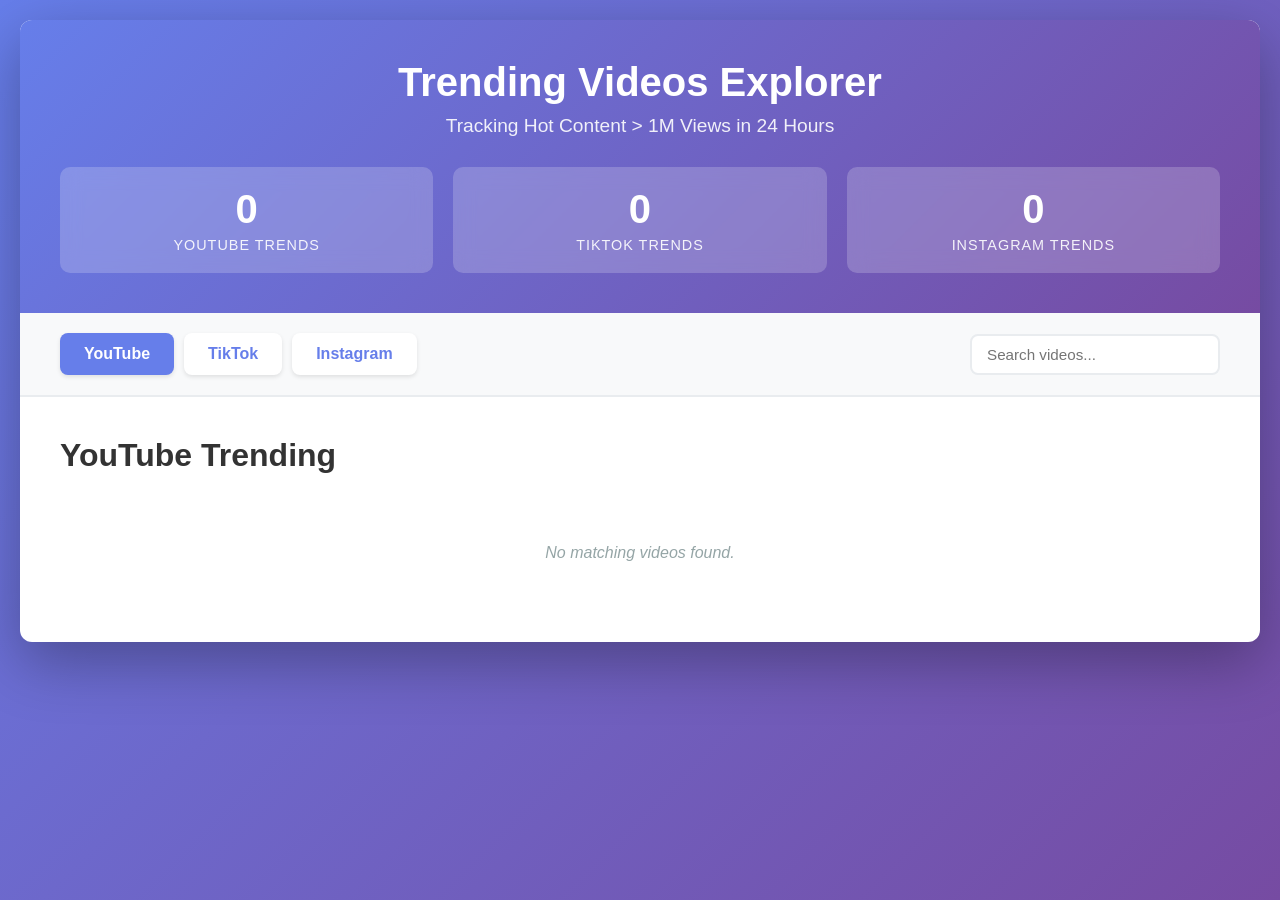
<file: docs/trending_dashboard.html>
<!DOCTYPE html>
<html lang="en">

<head>
    <meta charset="UTF-8">
    <meta name="viewport" content="width=device-width, initial-scale=1.0">
    <title>Trending Videos Dashboard</title>
    <style>
        * {
            margin: 0;
            padding: 0;
            box-sizing: border-box;
        }

        body {
            font-family: -apple-system, BlinkMacSystemFont, 'Segoe UI', Roboto, 'Helvetica Neue', Arial, sans-serif;
            background: linear-gradient(135deg, #667eea 0%, #764ba2 100%);
            min-height: 100vh;
            padding: 20px;
            color: #333;
        }

        .dashboard-container {
            max-width: 1400px;
            margin: 0 auto;
            background: white;
            border-radius: 12px;
            box-shadow: 0 20px 60px rgba(0, 0, 0, 0.3);
            overflow: hidden;
        }

        .dashboard-header {
            background: linear-gradient(135deg, #667eea 0%, #764ba2 100%);
            color: white;
            padding: 40px;
            text-align: center;
        }

        .dashboard-header h1 {
            font-size: 2.5em;
            margin-bottom: 10px;
            font-weight: 700;
        }

        .subtitle {
            font-size: 1.2em;
            opacity: 0.9;
            margin-bottom: 30px;
        }

        .header-stats {
            display: grid;
            grid-template-columns: repeat(auto-fit, minmax(150px, 1fr));
            gap: 20px;
            margin-top: 30px;
        }

        .stat-card {
            background: rgba(255, 255, 255, 0.2);
            backdrop-filter: blur(10px);
            padding: 20px;
            border-radius: 10px;
            text-align: center;
        }

        .stat-value {
            font-size: 2.5em;
            font-weight: 700;
            margin-bottom: 5px;
        }

        .stat-label {
            font-size: 0.9em;
            opacity: 0.9;
            text-transform: uppercase;
            letter-spacing: 1px;
        }

        .dashboard-nav {
            display: flex;
            justify-content: space-between;
            align-items: center;
            gap: 20px;
            padding: 20px 40px;
            background: #f8f9fa;
            border-bottom: 2px solid #e9ecef;
        }

        .nav-left {
            display: flex;
            gap: 10px;
        }

        .nav-right {
            display: flex;
            gap: 10px;
            align-items: center;
        }

        .search-input {
            padding: 10px 15px;
            border: 2px solid #e9ecef;
            border-radius: 8px;
            font-size: 0.95em;
            min-width: 250px;
            transition: border-color 0.3s ease;
        }

        .search-input:focus {
            outline: none;
            border-color: #667eea;
        }

        .nav-btn {
            padding: 12px 24px;
            border: none;
            background: white;
            border-radius: 8px;
            cursor: pointer;
            font-size: 1em;
            font-weight: 600;
            color: #667eea;
            transition: all 0.3s ease;
            box-shadow: 0 2px 4px rgba(0, 0, 0, 0.1);
        }

        .nav-btn:hover {
            background: #667eea;
            color: white;
            transform: translateY(-2px);
            box-shadow: 0 4px 8px rgba(0, 0, 0, 0.2);
        }

        .nav-btn.active {
            background: #667eea;
            color: white;
        }

        .dashboard-main {
            padding: 40px;
        }

        .view-section {
            display: none;
        }

        .view-section.active {
            display: block;
        }

        .view-section h2 {
            font-size: 2em;
            margin-bottom: 30px;
            color: #333;
        }

        .videos-list {
            display: grid;
            grid-template-columns: repeat(auto-fill, minmax(350px, 1fr));
            gap: 20px;
        }

        .video-card {
            background: white;
            border: 2px solid #e9ecef;
            border-radius: 10px;
            padding: 20px;
            transition: all 0.3s ease;
            box-shadow: 0 2px 8px rgba(0, 0, 0, 0.1);
        }

        .video-card:hover {
            transform: translateY(-5px);
            box-shadow: 0 8px 20px rgba(0, 0, 0, 0.15);
            border-color: #667eea;
        }

        .video-card.platform-youtube {
            border-left: 5px solid #ff0000;
        }

        .video-card.platform-tiktok {
            border-left: 5px solid #00f2fe;
        }

        .video-card.platform-instagram {
            border-left: 5px solid #e1306c;
        }

        .video-card-header {
            display: flex;
            justify-content: space-between;
            align-items: flex-start;
            margin-bottom: 15px;
        }

        .video-name {
            font-size: 1.2em;
            font-weight: 700;
            color: #333;
            flex: 1;
            margin-right: 10px;
            overflow: hidden;
            display: -webkit-box;
            -webkit-line-clamp: 2;
            -webkit-box-orient: vertical;
        }

        .video-status-badge {
            padding: 5px 12px;
            border-radius: 20px;
            font-size: 0.8em;
            font-weight: 600;
            text-transform: uppercase;
            letter-spacing: 0.5px;
            white-space: nowrap;
        }

        .video-status-badge.platform-youtube {
            background: #ffeeee;
            color: #cc0000;
        }

        .video-status-badge.platform-tiktok {
            background: #e6ffff;
            color: #00aaaa;
        }

        .video-status-badge.platform-instagram {
            background: #ffe6f0;
            color: #cc0052;
        }

        .video-card-body {
            margin-bottom: 15px;
        }

        .video-card-body>div {
            margin-bottom: 10px;
            font-size: 0.95em;
        }

        .video-card-body strong {
            color: #667eea;
            margin-right: 5px;
        }

        .video-card-footer {
            border-top: 1px solid #e9ecef;
            padding-top: 15px;
            margin-top: 15px;
        }

        .btn-details {
            display: inline-block;
            text-align: center;
            width: 100%;
            padding: 10px;
            background: #667eea;
            color: white;
            border: none;
            border-radius: 6px;
            font-weight: 600;
            cursor: pointer;
            transition: all 0.3s ease;
            text-decoration: none;
        }

        .btn-details:hover {
            background: #764ba2;
            transform: translateY(-2px);
            box-shadow: 0 4px 8px rgba(102, 126, 234, 0.3);
        }

        .loading-state,
        .empty-state {
            text-align: center;
            padding: 40px;
            color: #95a5a6;
            font-style: italic;
            width: 100%;
            grid-column: 1 / -1;
        }
    </style>
</head>

<body>
    <div class="dashboard-container">
        <header class="dashboard-header">
            <h1>Trending Videos Explorer</h1>
            <p class="subtitle">Tracking Hot Content > 1M Views in 24 Hours</p>
            <div class="header-stats">
                <div class="stat-card">
                    <div class="stat-value" id="stat-youtube">...</div>
                    <div class="stat-label">YouTube Trends</div>
                </div>
                <div class="stat-card">
                    <div class="stat-value" id="stat-tiktok">...</div>
                    <div class="stat-label">TikTok Trends</div>
                </div>
                <div class="stat-card">
                    <div class="stat-value" id="stat-instagram">...</div>
                    <div class="stat-label">Instagram Trends</div>
                </div>
            </div>
        </header>

        <nav class="dashboard-nav">
            <div class="nav-left">
                <button class="nav-btn active" data-view="youtube" aria-label="Button">YouTube</button>
                <button class="nav-btn" data-view="tiktok" aria-label="Button">TikTok</button>
                <button class="nav-btn" data-view="instagram" aria-label="Button">Instagram</button>
            </div>
            <div class="nav-right">
                <input type="text" id="search-input" class="search-input" placeholder="Search videos...">
            </div>
        </nav>

        <main class="dashboard-main">
            <section id="youtube-view" class="view-section active">
                <h2>YouTube Trending</h2>
                <div class="videos-list" id="youtube-list">
                    <div class="loading-state">Loading YouTube data...</div>
                </div>
            </section>

            <section id="tiktok-view" class="view-section">
                <h2>TikTok Trending</h2>
                <div class="videos-list" id="tiktok-list">
                    <div class="loading-state">Loading TikTok data...</div>
                </div>
            </section>

            <section id="instagram-view" class="view-section">
                <h2>Instagram Trending</h2>
                <div class="videos-list" id="instagram-list">
                    <div class="loading-state">Loading Instagram data...</div>
                </div>
            </section>
        </main>
    </div>

    <script>
        const platforms = ['youtube', 'tiktok', 'instagram'];
        const dataStore = {
            youtube: [],
            tiktok: [],
            instagram: []
        };

        // Navigation logic
        document.querySelectorAll('.nav-btn').forEach(btn => {
            btn.addEventListener('click', (e) => {
                document.querySelectorAll('.nav-btn').forEach(b => b.classList.remove('active'));
                document.querySelectorAll('.view-section').forEach(s => s.classList.remove('active'));

                e.target.classList.add('active');
                const viewId = e.target.getAttribute('data-view');
                document.getElementById(`${viewId}-view`).classList.add('active');
            });
        });

        // Search logic
        document.getElementById('search-input').addEventListener('keyup', (e) => {
            const query = e.target.value.toLowerCase();
            platforms.forEach(platform => {
                const filtered = dataStore[platform].filter(item =>
                    (item.Title && item.Title.toLowerCase().includes(query)) ||
                    (item.Category && item.Category.toLowerCase().includes(query))
                );
                renderList(platform, filtered);
            });
        });

        // CSV Parser
        function parseCSVLine(text) {
            const result = [];
            let inQuotes = false;
            let currentStr = "";
            for (let i = 0; i < text.length; i++) {
                if (text[i] === '"') {
                    inQuotes = !inQuotes;
                } else if (text[i] === ',' && !inQuotes) {
                    result.push(currentStr);
                    currentStr = "";
                } else {
                    currentStr += text[i];
                }
            }
            result.push(currentStr);
            return result;
        }

        // Fetch data
        async function fetchCSVData(platform) {
            try {
                const response = await fetch(`data/${platform}_trending.csv`);
                if (!response.ok) throw new Error('Failed to fetch');
                const text = await response.text();

                const lines = text.trim().split('\\n');
                if (lines.length < 2) return [];

                const headers = parseCSVLine(lines[0]);
                const data = [];

                for (let i = 1; i < lines.length; i++) {
                    const values = parseCSVLine(lines[i]);
                    if (values.length === headers.length) {
                        const obj = {};
                        headers.forEach((header, index) => {
                            obj[header.trim()] = values[index].trim();
                        });
                        data.push(obj);
                    }
                }
                return data;
            } catch (error) {
                console.error(`Error loading ${platform} data:`, error);
                return null;
            }
        }

        // Render cards
        function renderList(platform, items) {
            const container = document.getElementById(`${platform}-list`);
            const statContainer = document.getElementById(`stat-${platform}`);

            if (!items) {
                container.innerHTML = '<div class="empty-state">Unable to load data. The scraper may need to run first.</div>';
                statContainer.textContent = "0";
                return;
            }

            statContainer.textContent = items.length;

            if (items.length === 0) {
                container.innerHTML = '<div class="empty-state">No matching videos found.</div>';
                return;
            }

            container.innerHTML = items.map(item => `
                <div class="video-card platform-${platform}">
                    <div class="video-card-header">
                        <h4 class="video-name">${item.Title || 'Unknown Title'}</h4>
                        <span class="video-status-badge platform-${platform}">${item.Platform || platform}</span>
                    </div>
                    <div class="video-card-body">
                        <div><strong>Views:</strong> ${item.Views || 'N/A'}</div>
                        <div><strong>Category:</strong> ${item.Category || 'Trending'}</div>
                        <div><strong>Type:</strong> ${item.VideoType || 'Video'}</div>
                        <div><strong>Published:</strong> ${item.PublishedDate || 'Unknown'}</div>
                    </div>
                    <div class="video-card-footer">
                        <a href="${item.URL || '#'}" target="_blank" class="btn-details" aria-label="Link to ${item.URL || '#'}">Watch Video</a>
                    </div>
                </div>
            `).join('');
        }

        // Initialize
        async function init() {
            for (const platform of platforms) {
                const data = await fetchCSVData(platform);
                if (data) {
                    dataStore[platform] = data;
                }
                renderList(platform, dataStore[platform]);
            }
        }

        init();
    </script>
</body>

</html>
</file>
